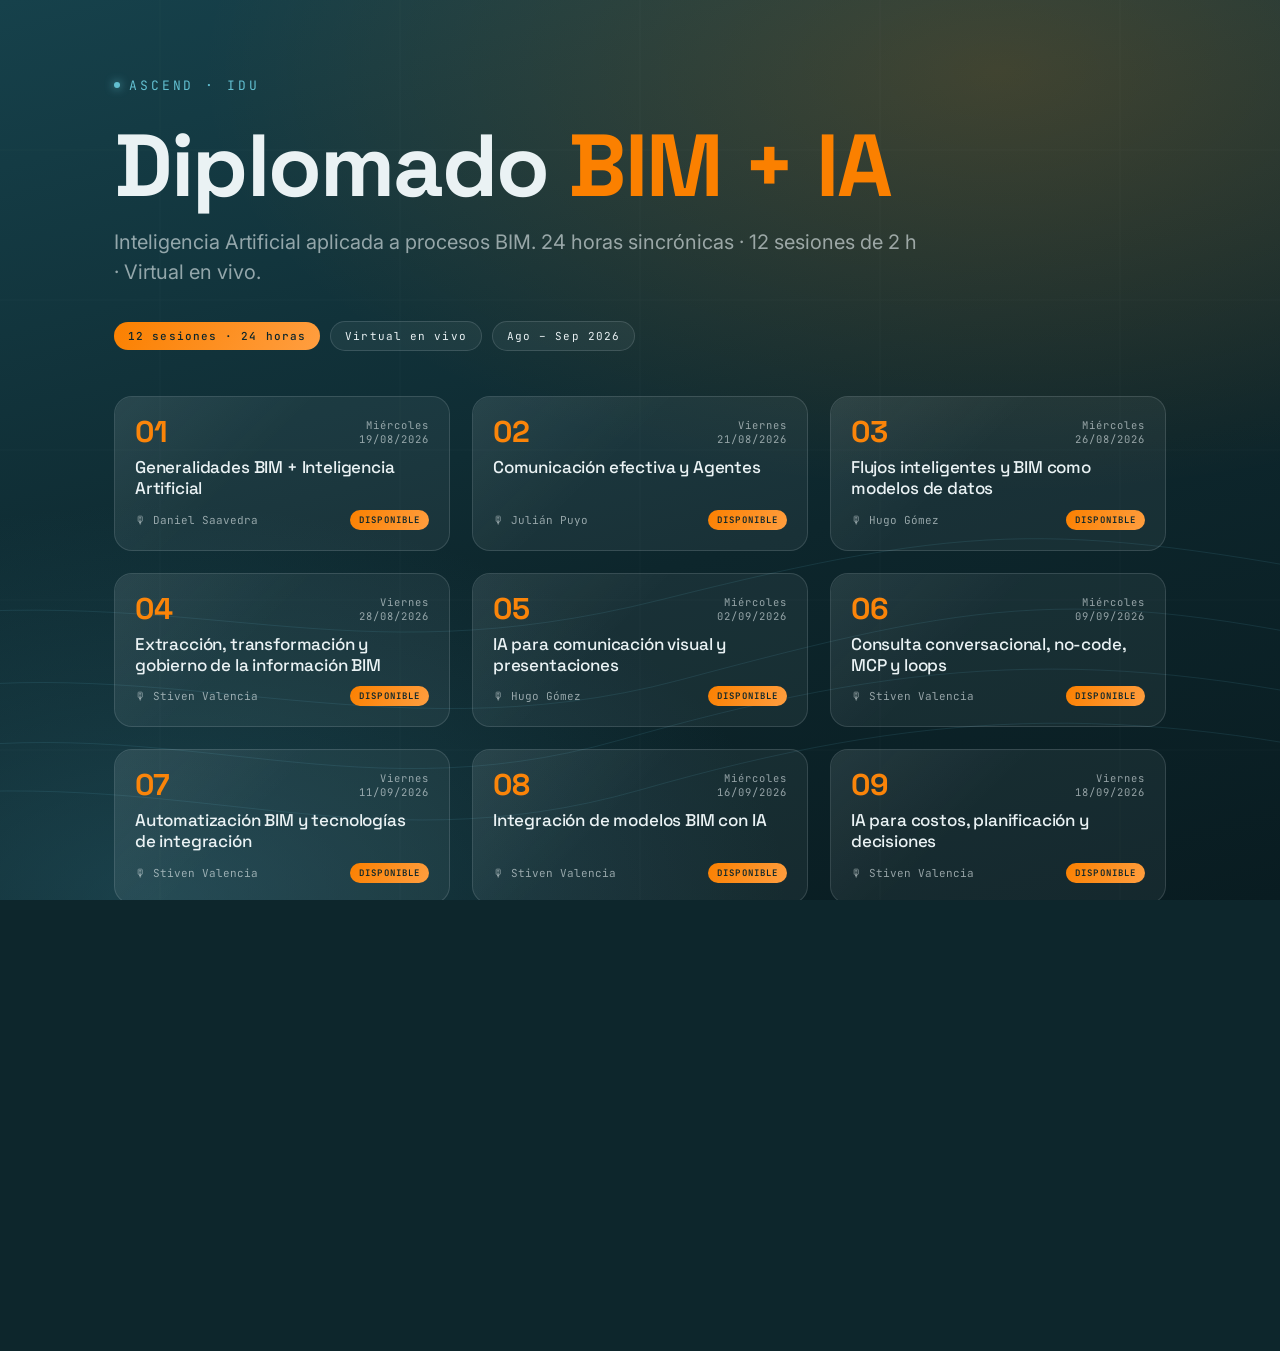
<file: docs/index.html>
<!DOCTYPE html>
<html lang="es">

<head>
  <meta charset="UTF-8">
  <meta name="viewport" content="width=device-width, initial-scale=1.0">
  <title>Diplomado BIM + IA — Ascend · IDU</title>
  <meta name="description" content="Índice de sesiones del curso BIM + Inteligencia Artificial. Ascend para el IDU.">
  <link rel="preconnect" href="https://fonts.googleapis.com">
  <link rel="preconnect" href="https://fonts.gstatic.com" crossorigin>
  <link
    href="https://fonts.googleapis.com/css2?family=Space+Grotesk:wght@400;500;700&family=Inter:wght@400;500;600;700&family=JetBrains+Mono:wght@400;500;700&display=swap"
    rel="stylesheet">
  <link rel="stylesheet" href="assets/deck.css">
  <style>
    /* El hub tiene scroll vertical propio (a diferencia de un deck) */
    html, body { overflow: auto }
    .hub { position: relative; z-index: 1; max-width: 1180px; margin: 0 auto; padding: clamp(40px, 8vh, 96px) clamp(24px, 6vw, 64px) 96px }
    .hub-head { margin-bottom: clamp(28px, 5vh, 56px) }
    .hub-eyebrow { font-family: var(--font-mono); font-size: clamp(11px, 1.1vw, 13px); letter-spacing: .22em; text-transform: uppercase; color: var(--accent-3); display: inline-flex; align-items: center; gap: .7em }
    .hub-eyebrow .dot { width: 6px; height: 6px; border-radius: 50%; background: var(--accent-3); box-shadow: 0 0 10px var(--accent-3) }
    .hub h1 { font-family: var(--font-display); font-weight: 700; line-height: 1.03; letter-spacing: -.02em; font-size: clamp(38px, 7vw, 88px); margin: clamp(14px, 3vh, 28px) 0 0 }
    .hub .lede { font-size: clamp(15px, 1.6vw, 20px); color: var(--text-dim); max-width: 62ch; margin-top: 16px; line-height: 1.5 }
    .hub .meta-pills { margin-top: 22px }
    .grid { display: grid; grid-template-columns: repeat(auto-fill, minmax(300px, 1fr)); gap: clamp(14px, 2vw, 22px) }
    a.session {
      display: flex; flex-direction: column; gap: 10px; text-decoration: none; color: inherit;
      background: var(--glass); border: 1px solid var(--glass-line); border-radius: 18px;
      padding: 20px; position: relative; overflow: hidden;
      transition: border-color .2s, transform .2s, background .2s;
    }
    a.session::before { content: ""; position: absolute; inset: 0; border-radius: 18px; background: linear-gradient(135deg, rgba(234, 242, 244, .06), transparent 42%); pointer-events: none }
    a.session:hover { transform: translateY(-3px); border-color: var(--accent-1); background: var(--glass-strong) }
    a.session:focus-visible { outline: 2px solid var(--accent-3); outline-offset: 3px }
    .session.locked { opacity: .55; cursor: not-allowed }
    .session.locked .num { color: var(--text-dim) }
    .session .row { display: flex; align-items: center; justify-content: space-between; gap: 10px }
    .session .num { font-family: var(--font-display); font-size: 30px; font-weight: 700; color: var(--accent-1); line-height: 1 }
    .session .date { font-family: var(--font-mono); font-size: 10.5px; letter-spacing: .1em; color: var(--text-dim); text-align: right }
    .session h3 { font-family: var(--font-display); font-weight: 500; font-size: 17px; line-height: 1.25; letter-spacing: -.01em; min-height: 2.5em }
    .session .foot { display: flex; align-items: center; justify-content: space-between; gap: 8px; margin-top: auto }
    .session .teacher { font-family: var(--font-mono); font-size: 11px; color: var(--text-dim) }
    .badge { font-family: var(--font-mono); font-size: 9px; letter-spacing: .12em; text-transform: uppercase; padding: 4px 9px; border-radius: 999px; border: 1px solid var(--glass-line) }
    .badge.listo { color: var(--bg-deep); background: linear-gradient(120deg, var(--accent-1), var(--accent-2)); border: none; font-weight: 600 }
    .badge.stub { color: var(--text-dim) }
    .hub-foot { margin-top: 48px; font-family: var(--font-mono); font-size: 11px; color: var(--text-faint); letter-spacing: .08em; display: flex; gap: 8px; align-items: center; flex-wrap: wrap }
    .hub-foot b { color: var(--text-dim) }
    /* Acceso al material de apoyo (fichas, talleres, expediente del caso) */
    a.resource-link {
      display: flex; align-items: center; gap: 18px; margin-top: clamp(16px, 2.5vw, 24px);
      text-decoration: none; color: inherit; background: var(--glass); border: 1px solid var(--glass-line);
      border-radius: 18px; padding: 20px 24px; transition: border-color .2s, transform .2s, background .2s;
    }
    a.resource-link:hover { transform: translateY(-3px); border-color: var(--accent-3); background: var(--glass-strong) }
    a.resource-link:focus-visible { outline: 2px solid var(--accent-3); outline-offset: 3px }
    .resource-link .rl-icon { font-size: 26px; line-height: 1; flex: none }
    .resource-link .rl-text { display: flex; flex-direction: column; gap: 5px; min-width: 0 }
    .resource-link .rl-text b { font-family: var(--font-display); font-weight: 500; font-size: 17px; letter-spacing: -.01em }
    .resource-link .rl-text span { font-size: 13.5px; color: var(--text-dim); line-height: 1.45 }
    .resource-link .rl-go { margin-left: auto; flex: none; font-size: 20px; color: var(--accent-3) }
  </style>
</head>

<body>
  <div class="backdrop">
    <div class="glow"></div>
    <svg preserveAspectRatio="xMidYMid slice" viewBox="0 0 1440 900">
      <g class="grid-line" opacity=".5">
        <line x1="0" y1="150" x2="1440" y2="150" /><line x1="0" y1="300" x2="1440" y2="300" />
        <line x1="0" y1="450" x2="1440" y2="450" /><line x1="0" y1="600" x2="1440" y2="600" />
        <line x1="0" y1="750" x2="1440" y2="750" /><line x1="240" y1="0" x2="240" y2="900" />
        <line x1="480" y1="0" x2="480" y2="900" /><line x1="720" y1="0" x2="720" y2="900" />
        <line x1="960" y1="0" x2="960" y2="900" /><line x1="1200" y1="0" x2="1200" y2="900" />
      </g>
      <g class="contours">
        <path d="M-50 760 C 240 700, 420 820, 700 740 S 1180 640, 1500 720" />
        <path d="M-50 800 C 260 760, 440 870, 720 790 S 1200 700, 1500 770" />
        <path d="M-50 700 C 220 640, 460 760, 760 680 S 1160 580, 1500 660" />
        <path d="M-50 620 C 280 580, 420 680, 740 600 S 1140 520, 1500 590" />
      </g>
    </svg>
  </div>

  <main class="hub">
    <header class="hub-head">
      <span class="hub-eyebrow"><span class="dot"></span> Ascend · IDU</span>
      <h1>Diplomado <span class="accent">BIM + IA</span></h1>
      <p class="lede" id="descripcion">Inteligencia Artificial aplicada a procesos BIM: datos, agentes, automatización y decisiones.</p>
      <div class="meta-pills">
        <span class="pill solid">12 sesiones · 24 horas</span>
        <span class="pill">Virtual en vivo</span>
        <span class="pill">Ago – Sep 2026</span>
      </div>
    </header>

    <section class="grid" id="grid" aria-label="Sesiones del curso"></section>

    <a class="resource-link" href="doc.html" aria-label="Recursos del curso">
      <span class="rl-icon" aria-hidden="true">📎</span>
      <span class="rl-text">
        <b>Recursos del curso</b>
        <span>Fichas de bolsillo, hojas de taller y el expediente del caso. Cada recurso se habilita junto con su sesión.</span>
      </span>
      <span class="rl-go" aria-hidden="true">→</span>
    </a>

    <footer class="hub-foot">
      <b>Diplomado BIM + IA</b> · Material de sesiones · Ascend para el IDU — 2026
    </footer>
  </main>

  <script>
    (function () {
      var grid = document.getElementById('grid');
      fetch('sessions/manifest.json', { cache: 'no-cache' })
        .then(function (r) { return r.json(); })
        .then(function (data) {
          if (data.descripcion) document.getElementById('descripcion').textContent =
            'Inteligencia Artificial aplicada a procesos BIM. ' + data.descripcion + '.';
          grid.innerHTML = data.sesiones.map(card).join('');
        })
        .catch(function () {
          grid.innerHTML = '<p class="lede">No se pudo leer <code>sessions/manifest.json</code>. Serví la carpeta con <code>npx serve</code>.</p>';
        });

      function card(s) {
        var listo = s.estado === 'listo';
        var badge = listo
          ? '<span class="badge listo">Disponible</span>'
          : '<span class="badge stub">🔒 Próximamente</span>';
        var inner =
          '<div class="row"><span class="num">' + String(s.num).padStart(2, '0') + '</span>' +
          '<span class="date">' + esc(s.dia) + '<br>' + esc(s.fecha) + '</span></div>' +
          '<h3>' + esc(s.titulo) + '</h3>' +
          '<div class="foot"><span class="teacher">🎙 ' + esc(s.docente) + '</span>' + badge + '</div>';
        // Solo las sesiones "listo" son navegables; el resto se muestran bloqueadas.
        return listo
          ? '<a class="session" href="deck.html#s=' + s.slug + '">' + inner + '</a>'
          : '<div class="session locked" aria-disabled="true" title="Sesión aún no disponible">' + inner + '</div>';
      }
      function esc(s) { return String(s == null ? '' : s).replace(/&/g, '&amp;').replace(/</g, '&lt;').replace(/>/g, '&gt;'); }
    })();
  </script>
</body>

</html>
</file>
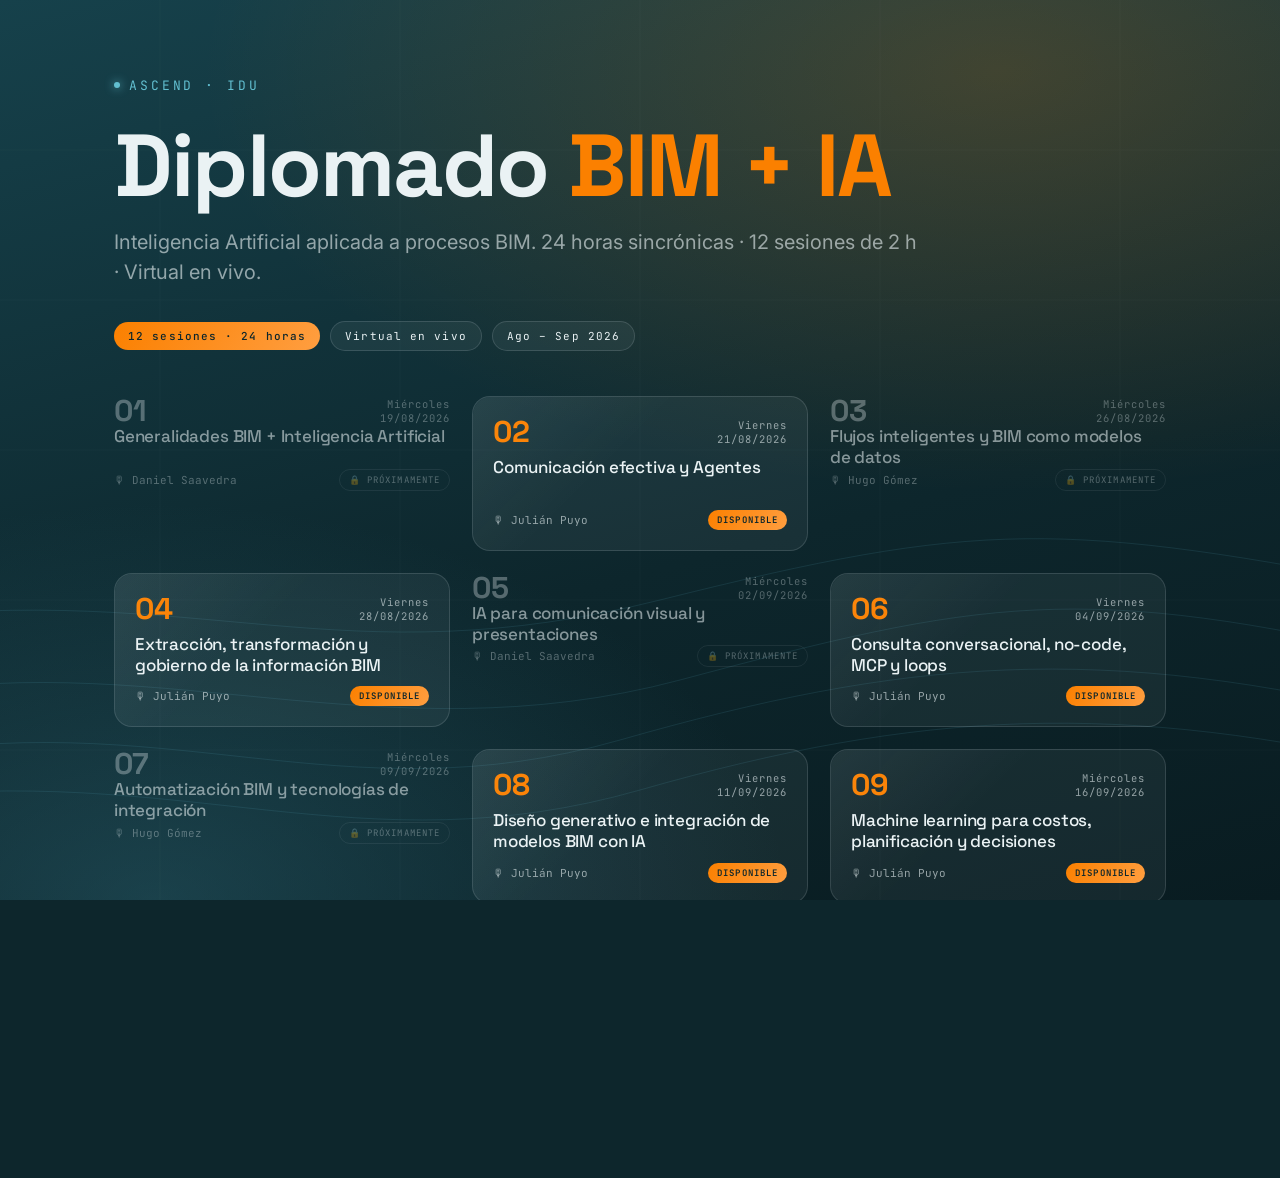
<file: site/index.html>
<!DOCTYPE html>
<html lang="es">

<head>
  <meta charset="UTF-8">
  <meta name="viewport" content="width=device-width, initial-scale=1.0">
  <title>Diplomado BIM + IA — Ascend · IDU</title>
  <meta name="description" content="Índice de sesiones del curso BIM + Inteligencia Artificial. Ascend para el IDU.">
  <link rel="preconnect" href="https://fonts.googleapis.com">
  <link rel="preconnect" href="https://fonts.gstatic.com" crossorigin>
  <link
    href="https://fonts.googleapis.com/css2?family=Space+Grotesk:wght@400;500;700&family=Inter:wght@400;500;600;700&family=JetBrains+Mono:wght@400;500;700&display=swap"
    rel="stylesheet">
  <link rel="stylesheet" href="assets/deck.css">
  <style>
    /* El hub tiene scroll vertical propio (a diferencia de un deck) */
    html, body { overflow: auto }
    .hub { position: relative; z-index: 1; max-width: 1180px; margin: 0 auto; padding: clamp(40px, 8vh, 96px) clamp(24px, 6vw, 64px) 96px }
    .hub-head { margin-bottom: clamp(28px, 5vh, 56px) }
    .hub-eyebrow { font-family: var(--font-mono); font-size: clamp(11px, 1.1vw, 13px); letter-spacing: .22em; text-transform: uppercase; color: var(--accent-3); display: inline-flex; align-items: center; gap: .7em }
    .hub-eyebrow .dot { width: 6px; height: 6px; border-radius: 50%; background: var(--accent-3); box-shadow: 0 0 10px var(--accent-3) }
    .hub h1 { font-family: var(--font-display); font-weight: 700; line-height: 1.03; letter-spacing: -.02em; font-size: clamp(38px, 7vw, 88px); margin: clamp(14px, 3vh, 28px) 0 0 }
    .hub .lede { font-size: clamp(15px, 1.6vw, 20px); color: var(--text-dim); max-width: 62ch; margin-top: 16px; line-height: 1.5 }
    .hub .meta-pills { margin-top: 22px }
    .grid { display: grid; grid-template-columns: repeat(auto-fill, minmax(300px, 1fr)); gap: clamp(14px, 2vw, 22px) }
    a.session {
      display: flex; flex-direction: column; gap: 10px; text-decoration: none; color: inherit;
      background: var(--glass); border: 1px solid var(--glass-line); border-radius: 18px;
      padding: 20px; position: relative; overflow: hidden;
      transition: border-color .2s, transform .2s, background .2s;
    }
    a.session::before { content: ""; position: absolute; inset: 0; border-radius: 18px; background: linear-gradient(135deg, rgba(234, 242, 244, .06), transparent 42%); pointer-events: none }
    a.session:hover { transform: translateY(-3px); border-color: var(--accent-1); background: var(--glass-strong) }
    a.session:focus-visible { outline: 2px solid var(--accent-3); outline-offset: 3px }
    .session.locked { opacity: .55; cursor: not-allowed }
    .session.locked .num { color: var(--text-dim) }
    .session .row { display: flex; align-items: center; justify-content: space-between; gap: 10px }
    .session .num { font-family: var(--font-display); font-size: 30px; font-weight: 700; color: var(--accent-1); line-height: 1 }
    .session .date { font-family: var(--font-mono); font-size: 10.5px; letter-spacing: .1em; color: var(--text-dim); text-align: right }
    .session h3 { font-family: var(--font-display); font-weight: 500; font-size: 17px; line-height: 1.25; letter-spacing: -.01em; min-height: 2.5em }
    .session .foot { display: flex; align-items: center; justify-content: space-between; gap: 8px; margin-top: auto }
    .session .teacher { font-family: var(--font-mono); font-size: 11px; color: var(--text-dim) }
    .badge { font-family: var(--font-mono); font-size: 9px; letter-spacing: .12em; text-transform: uppercase; padding: 4px 9px; border-radius: 999px; border: 1px solid var(--glass-line) }
    .badge.listo { color: var(--bg-deep); background: linear-gradient(120deg, var(--accent-1), var(--accent-2)); border: none; font-weight: 600 }
    .badge.stub { color: var(--text-dim) }
    .hub-foot { margin-top: 48px; font-family: var(--font-mono); font-size: 11px; color: var(--text-faint); letter-spacing: .08em; display: flex; gap: 8px; align-items: center; flex-wrap: wrap }
    .hub-foot b { color: var(--text-dim) }
  </style>
</head>

<body>
  <div class="backdrop">
    <div class="glow"></div>
    <svg preserveAspectRatio="xMidYMid slice" viewBox="0 0 1440 900">
      <g class="grid-line" opacity=".5">
        <line x1="0" y1="150" x2="1440" y2="150" /><line x1="0" y1="300" x2="1440" y2="300" />
        <line x1="0" y1="450" x2="1440" y2="450" /><line x1="0" y1="600" x2="1440" y2="600" />
        <line x1="0" y1="750" x2="1440" y2="750" /><line x1="240" y1="0" x2="240" y2="900" />
        <line x1="480" y1="0" x2="480" y2="900" /><line x1="720" y1="0" x2="720" y2="900" />
        <line x1="960" y1="0" x2="960" y2="900" /><line x1="1200" y1="0" x2="1200" y2="900" />
      </g>
      <g class="contours">
        <path d="M-50 760 C 240 700, 420 820, 700 740 S 1180 640, 1500 720" />
        <path d="M-50 800 C 260 760, 440 870, 720 790 S 1200 700, 1500 770" />
        <path d="M-50 700 C 220 640, 460 760, 760 680 S 1160 580, 1500 660" />
        <path d="M-50 620 C 280 580, 420 680, 740 600 S 1140 520, 1500 590" />
      </g>
    </svg>
  </div>

  <main class="hub">
    <header class="hub-head">
      <span class="hub-eyebrow"><span class="dot"></span> Ascend · IDU</span>
      <h1>Diplomado <span class="accent">BIM + IA</span></h1>
      <p class="lede" id="descripcion">Inteligencia Artificial aplicada a procesos BIM: datos, agentes, automatización y decisiones.</p>
      <div class="meta-pills">
        <span class="pill solid">12 sesiones · 24 horas</span>
        <span class="pill">Virtual en vivo</span>
        <span class="pill">Ago – Sep 2026</span>
      </div>
    </header>

    <section class="grid" id="grid" aria-label="Sesiones del curso"></section>

    <footer class="hub-foot">
      <b>Diplomado BIM + IA</b> · Material de sesiones · Ascend para el IDU — 2026
    </footer>
  </main>

  <script>
    (function () {
      var grid = document.getElementById('grid');
      fetch('sessions/manifest.json', { cache: 'no-cache' })
        .then(function (r) { return r.json(); })
        .then(function (data) {
          if (data.descripcion) document.getElementById('descripcion').textContent =
            'Inteligencia Artificial aplicada a procesos BIM. ' + data.descripcion + '.';
          grid.innerHTML = data.sesiones.map(card).join('');
        })
        .catch(function () {
          grid.innerHTML = '<p class="lede">No se pudo leer <code>sessions/manifest.json</code>. Serví la carpeta con <code>npx serve</code>.</p>';
        });

      function card(s) {
        var listo = s.estado === 'listo';
        var badge = listo
          ? '<span class="badge listo">Disponible</span>'
          : '<span class="badge stub">🔒 Próximamente</span>';
        var inner =
          '<div class="row"><span class="num">' + String(s.num).padStart(2, '0') + '</span>' +
          '<span class="date">' + esc(s.dia) + '<br>' + esc(s.fecha) + '</span></div>' +
          '<h3>' + esc(s.titulo) + '</h3>' +
          '<div class="foot"><span class="teacher">🎙 ' + esc(s.docente) + '</span>' + badge + '</div>';
        // Solo las sesiones "listo" son navegables; el resto se muestran bloqueadas.
        return listo
          ? '<a class="session" href="deck.html#s=' + s.slug + '">' + inner + '</a>'
          : '<div class="session locked" aria-disabled="true" title="Sesión aún no disponible">' + inner + '</div>';
      }
      function esc(s) { return String(s == null ? '' : s).replace(/&/g, '&amp;').replace(/</g, '&lt;').replace(/>/g, '&gt;'); }
    })();
  </script>
</body>

</html>
</file>
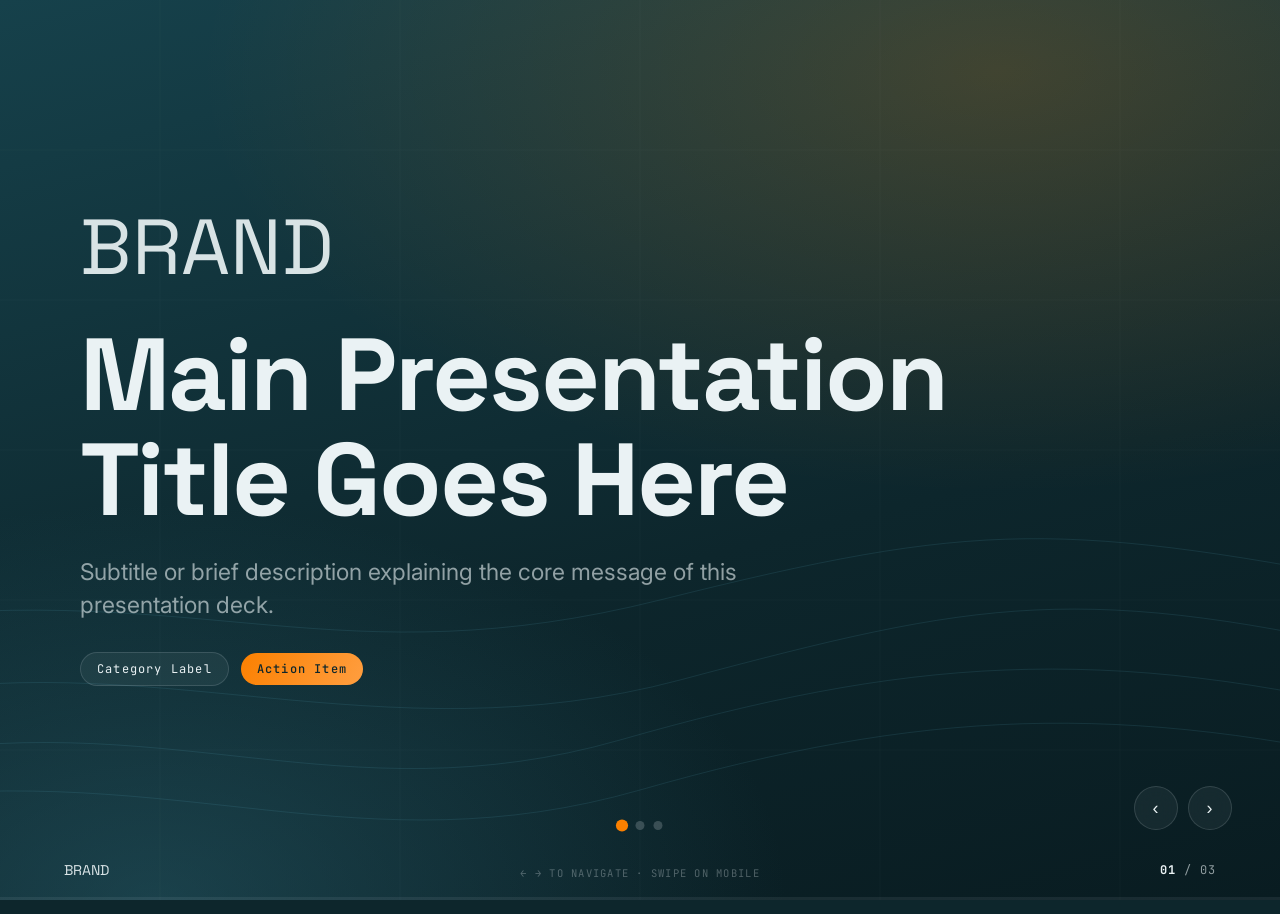
<file: template.html>
<!DOCTYPE html>
<html lang="es">
<head>
<meta charset="UTF-8">
<meta name="viewport" content="width=device-width, initial-scale=1.0">
<title>Presentation Template</title>
<link rel="preconnect" href="https://fonts.googleapis.com">
<link rel="preconnect" href="https://fonts.gstatic.com" crossorigin>
<link href="https://fonts.googleapis.com/css2?family=Space+Grotesk:wght@400;500;700&family=Inter:wght@400;500;600;700&family=JetBrains+Mono:wght@400;500;700&display=swap" rel="stylesheet">
<style>
/* 
  ========================================
  DESIGN TOKENS (COLORS & TYPOGRAPHY)
  ========================================
*/
:root {
  /* Background / Dark themes */
  --bg-deep: #0D262C;
  --bg-mid: #16414B;
  
  /* Brand accents */
  --accent-1: #FB8000; /* Primary Accent (e.g. Orange) */
  --accent-2: #FF9E40; /* Secondary Accent (e.g. Amber) */
  --accent-3: #62BFD0; /* Tertiary/Highlight (e.g. Cyan) */
  
  /* Text / Neutral */
  --text-primary: #EAF2F4;
  --text-dim: rgba(234, 242, 244, 0.60);
  --text-faint: rgba(234, 242, 244, 0.30);
  
  /* Glassmorphism borders & backgrounds */
  --glass: rgba(234, 242, 244, 0.055);
  --glass-strong: rgba(234, 242, 244, 0.085);
  --glass-line: rgba(234, 242, 244, 0.14);
  
  /* Fonts */
  --font-display: 'Space Grotesk', sans-serif;
  --font-body: 'Inter', sans-serif;
  --font-mono: 'JetBrains Mono', monospace;
}

*{margin:0;padding:0;box-sizing:border-box}
html,body{height:100%;width:100%;overflow:hidden;background:var(--bg-deep)}
body{
  font-family:var(--font-body);
  color:var(--text-primary);
  -webkit-font-smoothing:antialiased;
  position:relative;
}

/* ---------- Backdrop ---------- */
.backdrop{position:fixed;inset:0;z-index:0;overflow:hidden}
.backdrop .glow{
  position:absolute;inset:0;
  background:
    radial-gradient(120% 90% at 78% 8%, rgba(251,128,0,.20), transparent 52%),
    radial-gradient(90% 80% at 12% 100%, rgba(47,108,124,.42), transparent 55%),
    linear-gradient(165deg, var(--bg-mid) 0%, var(--bg-deep) 60%, #091C21 100%);
}
.backdrop svg{position:absolute;inset:0;width:100%;height:100%}
.contours{stroke:rgba(98,191,208,.12);fill:none;stroke-width:1}
.grid-line{stroke:rgba(234,242,244,.045);stroke-width:1}

/* ---------- Deck & Slides ---------- */
.deck{position:relative;z-index:1;height:100%;width:100%}
.slide{
  position:absolute;inset:0;
  display:flex;flex-direction:column;justify-content:center;
  padding:clamp(28px,6vw,96px);
  padding-bottom:clamp(64px,9vh,110px);
  opacity:0;visibility:hidden;
  transform:translateY(14px);
  transition:opacity .5s ease, transform .6s cubic-bezier(.2,.7,.2,1), visibility .5s;
  pointer-events:none;
}
.slide.active{opacity:1;visibility:visible;transform:none;pointer-events:auto}
.wrap{width:100%;max-width:1120px;margin:0 auto}

/* Stagger Animations */
.slide .stagger{opacity:0;transform:translateY(16px);transition:opacity .55s ease, transform .65s cubic-bezier(.2,.7,.2,1)}
.slide.active .stagger{opacity:1;transform:none}
.slide.active .stagger:nth-child(1){transition-delay:.10s}
.slide.active .stagger:nth-child(2){transition-delay:.18s}
.slide.active .stagger:nth-child(3){transition-delay:.26s}
.slide.active .stagger:nth-child(4){transition-delay:.34s}
.slide.active .stagger:nth-child(5){transition-delay:.42s}
.slide.active .stagger:nth-child(6){transition-delay:.50s}

/* ---------- Typography ---------- */
.eyebrow{
  font-family:var(--font-mono);font-size:clamp(11px,1.1vw,13px);
  letter-spacing:.22em;text-transform:uppercase;color:var(--accent-3);
  display:inline-flex;align-items:center;gap:.7em;margin-bottom:clamp(16px,2.6vh,28px);
}
.eyebrow .dot{width:6px;height:6px;border-radius:50%;background:var(--accent-3);box-shadow:0 0 10px var(--accent-3)}
.eyebrow .idx{color:var(--text-dim)}

h1.title{font-family:var(--font-display);font-weight:700;line-height:1.02;letter-spacing:-.02em;font-size:clamp(40px,8vw,104px);margin:clamp(20px,4vh,40px) 0 0}
h2.title{font-family:var(--font-display);font-weight:700;line-height:1.04;letter-spacing:-.02em;font-size:clamp(28px,5vw,60px)}

.lede{font-size:clamp(15px,1.65vw,20px);line-height:1.5;color:var(--text-dim);max-width:64ch;margin-top:clamp(14px,2.2vh,24px)}
.lede strong{color:var(--text-primary);font-weight:600}

.accent{color:var(--accent-1)}
.accent-c{color:var(--accent-3)}

/* ---------- Layouts & Components ---------- */
.split{display:grid;grid-template-columns:1.02fr .98fr;gap:clamp(16px,2.4vw,32px);margin-top:clamp(16px,2.6vh,28px);align-items:start}

.card{
  background:var(--glass);
  border:1px solid var(--glass-line);
  border-radius:18px;
  backdrop-filter:blur(14px);-webkit-backdrop-filter:blur(14px);
  padding:clamp(18px,2.4vw,28px);
  position:relative;overflow:hidden;
}
.card::before{content:"";position:absolute;inset:0;border-radius:18px;background:linear-gradient(135deg,rgba(234,242,244,.06),transparent 42%);pointer-events:none}
.card .ctag{font-family:var(--font-mono);font-size:11px;letter-spacing:.16em;text-transform:uppercase;color:var(--accent-3);display:block;margin-bottom:14px}
.card h3{font-family:var(--font-display);font-weight:500;font-size:clamp(16px,1.6vw,20px);margin-bottom:10px;letter-spacing:-.01em}
.card p{font-size:clamp(13px,1.3vw,15px);line-height:1.55;color:var(--text-dim)}

.chips{display:flex;flex-wrap:wrap;gap:8px;margin-top:clamp(12px,1.6vh,16px)}
.chip{font-family:var(--font-mono);font-size:clamp(11px,1.15vw,12.5px);letter-spacing:.02em;color:var(--text-primary);border:1px solid var(--glass-line);background:var(--glass);border-radius:8px;padding:7px 12px}

/* Cover specific */
.cover .sub{font-size:clamp(16px,1.9vw,23px);color:var(--text-dim);margin-top:clamp(16px,2.6vh,28px);max-width:54ch;line-height:1.45}
.pill{font-family:var(--font-mono);font-size:12px;letter-spacing:.1em;color:var(--text-primary);border:1px solid var(--glass-line);background:var(--glass);border-radius:999px;padding:8px 16px;display:inline-block;margin-right:8px;margin-top:30px}
.pill.solid{background:linear-gradient(120deg,var(--accent-1),var(--accent-2));color:var(--bg-deep);border:none;font-weight:500}

/* ---------- Chrome: Footer + Nav ---------- */
.footer{position:fixed;left:0;right:0;bottom:0;z-index:5;display:flex;align-items:center;justify-content:space-between;
  padding:clamp(14px,2vw,22px) clamp(24px,5vw,64px);pointer-events:none}
.footer .fl{display:flex;align-items:center}
/* Placeholder Logo */
.logo-sm{height:clamp(14px,1.6vw,17px);width:auto;display:block;opacity:.92;fill:var(--text-primary)}
.footer .fc{font-family:var(--font-mono);font-size:12px;color:var(--text-dim);letter-spacing:.08em}
.footer .fc b{color:var(--text-primary)}
.progress{position:fixed;left:0;right:0;bottom:0;height:3px;background:rgba(234,242,244,.07);z-index:6}
.progress i{display:block;height:100%;background:linear-gradient(90deg,var(--accent-1),var(--accent-2));width:0;transition:width .5s cubic-bezier(.3,.7,.2,1)}
.nav{position:fixed;right:clamp(20px,4vw,48px);bottom:clamp(46px,8vh,70px);z-index:7;display:flex;gap:10px;pointer-events:auto}
.nav button{width:44px;height:44px;border-radius:50%;border:1px solid var(--glass-line);background:var(--glass);color:var(--text-primary);
  font-size:18px;cursor:pointer;backdrop-filter:blur(10px);-webkit-backdrop-filter:blur(10px);display:flex;align-items:center;justify-content:center;transition:background .2s,border-color .2s,transform .15s}
.nav button:hover{background:var(--glass-strong);border-color:var(--accent-1)}
.nav button:active{transform:scale(.92)}
.nav button:focus-visible{outline:2px solid var(--accent-3);outline-offset:3px}
.dots{position:fixed;left:50%;transform:translateX(-50%);bottom:clamp(46px,8vh,70px);z-index:7;display:flex;gap:9px;pointer-events:auto}
.dots button{width:9px;height:9px;border-radius:50%;border:none;background:rgba(234,242,244,.2);cursor:pointer;padding:0;transition:background .25s,transform .25s}
.dots button.on{background:var(--accent-1);transform:scale(1.35)}
.dots button:focus-visible{outline:2px solid var(--accent-3);outline-offset:3px}
.hint{position:fixed;left:50%;bottom:clamp(14px,2.2vh,24px);transform:translateX(-50%);z-index:7;font-family:var(--font-mono);font-size:10.5px;letter-spacing:.12em;color:var(--text-faint);text-transform:uppercase;pointer-events:none;transition:opacity .5s}

/* ---------- Responsive ---------- */
@media (max-width:820px){
  .split{grid-template-columns:1fr}
  .dots{display:none}
  .nav{right:50%;transform:translateX(50%)}
}
@media (prefers-reduced-motion:reduce){
  *{transition:none!important;animation:none!important}
}
</style>
</head>
<body>

<!-- BACKDROP (Grid & Topography) -->
<div class="backdrop">
  <div class="glow"></div>
  <svg preserveAspectRatio="xMidYMid slice" viewBox="0 0 1440 900">
    <g class="grid-line" opacity=".5">
      <line x1="0" y1="150" x2="1440" y2="150"/><line x1="0" y1="300" x2="1440" y2="300"/>
      <line x1="0" y1="450" x2="1440" y2="450"/><line x1="0" y1="600" x2="1440" y2="600"/>
      <line x1="0" y1="750" x2="1440" y2="750"/>
      <line x1="240" y1="0" x2="240" y2="900"/><line x1="480" y1="0" x2="480" y2="900"/>
      <line x1="720" y1="0" x2="720" y2="900"/><line x1="960" y1="0" x2="960" y2="900"/>
      <line x1="1200" y1="0" x2="1200" y2="900"/>
    </g>
    <g class="contours">
      <path d="M-50 760 C 240 700, 420 820, 700 740 S 1180 640, 1500 720"/>
      <path d="M-50 800 C 260 760, 440 870, 720 790 S 1200 700, 1500 770"/>
      <path d="M-50 700 C 220 640, 460 760, 760 680 S 1160 580, 1500 660"/>
      <path d="M-50 620 C 280 580, 420 680, 740 600 S 1140 520, 1500 590"/>
    </g>
  </svg>
</div>

<div class="deck" id="deck">

  <!-- SLIDE 1: COVER -->
  <section class="slide cover active">
    <div class="wrap">
      <div class="stagger">
        <!-- Generic Logo Placeholder -->
        <svg class="logo-sm" viewBox="0 0 100 24" style="height:clamp(38px,6.8vw,78px);"><text x="0" y="20" font-family="var(--font-display)" font-size="24" fill="var(--text-primary)">BRAND</text></svg>
      </div>
      <h1 class="title stagger">Main Presentation<br>Title Goes Here</h1>
      <p class="sub stagger">Subtitle or brief description explaining the core message of this presentation deck.</p>
      <div class="stagger">
        <span class="pill">Category Label</span>
        <span class="pill solid">Action Item</span>
      </div>
    </div>
  </section>

  <!-- SLIDE 2: STANDARD CONTENT WITH SPLIT LAYOUT -->
  <section class="slide">
    <div class="wrap">
      <span class="eyebrow stagger"><span class="dot"></span><span class="idx">Section 01 /</span> Descriptive Eyebrow</span>
      <h2 class="title stagger">Slide Heading With <span class="accent-c">Accent Color</span></h2>
      <p class="lede stagger">This is the lead paragraph (lede) which summarizes the key takeaway of the slide in a readable, slightly larger font. Use <strong>bolding</strong> to emphasize important terms.</p>
      
      <div class="split stagger">
        <div>
          <div class="card" style="margin-bottom: 16px;">
            <span class="ctag">Component Label</span>
            <h3>Feature highlight</h3>
            <p>Use cards to containerize distinct ideas or pieces of data. They use a glassmorphism effect.</p>
          </div>
          <div class="chips">
            <span class="chip">Tag 1</span>
            <span class="chip">Tag 2</span>
            <span class="chip">Tag 3</span>
            <span class="chip">Tag 4</span>
          </div>
        </div>
        <div class="card">
          <span class="ctag">Detailed breakdown</span>
          <div style="display:flex;flex-direction:column;gap:12px;">
            <div style="padding:12px;border:1px solid var(--glass-line);border-radius:8px;">
               <h4 style="font-family:var(--font-display);margin-bottom:4px;font-size:16px;">Item One</h4>
               <p style="font-size:13px;color:var(--text-dim)">Description of the first item.</p>
            </div>
            <div style="padding:12px;border:1px solid var(--glass-line);border-radius:8px;">
               <h4 style="font-family:var(--font-display);margin-bottom:4px;font-size:16px;">Item Two</h4>
               <p style="font-size:13px;color:var(--text-dim)">Description of the second item.</p>
            </div>
          </div>
        </div>
      </div>
    </div>
  </section>

  <!-- SLIDE 3: DATA / CONCLUSION -->
  <section class="slide">
    <div class="wrap">
      <span class="eyebrow stagger"><span class="dot"></span> Final Takeaways</span>
      <h2 class="title stagger">Bringing it all together</h2>
      <p class="lede stagger">Use this layout to summarize closing thoughts or display final metrics.</p>
      
      <div class="stagger" style="margin-top: 32px; padding: 24px; border: 1px solid var(--glass-line); border-radius: 16px; background: var(--glass);">
         <h3 style="font-family:var(--font-display); font-size: 24px; margin-bottom: 8px;">Closing Note</h3>
         <p style="color:var(--text-dim); line-height: 1.6;">The structure is fully flexible. You can create multiple sections, duplicate slides, and utilize the built-in animation staggering simply by adding the <code>stagger</code> class to child elements.</p>
      </div>
    </div>
  </section>

</div>

<!-- CHROME (Footer & Navigation) -->
<div class="footer">
  <span class="fl">
    <svg class="logo-sm" viewBox="0 0 100 24"><text x="0" y="20" font-family="var(--font-display)" font-size="20" fill="var(--text-primary)">BRAND</text></svg>
  </span>
  <span class="fc"><b id="cur">01</b> / <span id="tot">00</span></span>
</div>
<div class="nav">
  <button id="prev" aria-label="Anterior">‹</button>
  <button id="next" aria-label="Siguiente">›</button>
</div>
<div class="dots" id="dots"></div>
<div class="progress"><i id="bar"></i></div>
<div class="hint" id="hint">← → to navigate · swipe on mobile</div>

<script>
(function(){
  const slides=[...document.querySelectorAll('.slide')];
  const total=slides.length;
  let i=0;
  const cur=document.getElementById('cur');
  const tot=document.getElementById('tot');
  const bar=document.getElementById('bar');
  const dotsWrap=document.getElementById('dots');
  const hint=document.getElementById('hint');
  tot.textContent=String(total).padStart(2,'0');

  slides.forEach((_,idx)=>{
    const b=document.createElement('button');
    b.setAttribute('aria-label','Go to slide '+(idx+1));
    b.addEventListener('click',()=>go(idx));
    dotsWrap.appendChild(b);
  });
  const dots=[...dotsWrap.children];

  function go(n){
    n=Math.max(0,Math.min(total-1,n));
    if(n===i && slides[i].classList.contains('active')) return;
    slides[i].classList.remove('active');
    i=n;
    const s=slides[i]; void s.offsetWidth;
    s.classList.add('active');
    cur.textContent=String(i+1).padStart(2,'0');
    bar.style.width=((i)/(total-1)*100)+'%';
    dots.forEach((d,k)=>d.classList.toggle('on',k===i));
    if(i>0 && hint){hint.style.opacity='0';}
  }

  document.getElementById('next').addEventListener('click',()=>go(i+1));
  document.getElementById('prev').addEventListener('click',()=>go(i-1));
  window.addEventListener('keydown',e=>{
    if(e.key==='ArrowRight'||e.key===' '||e.key==='PageDown'){e.preventDefault();go(i+1);}
    else if(e.key==='ArrowLeft'||e.key==='PageUp'){e.preventDefault();go(i-1);}
    else if(e.key==='Home'){go(0);}
    else if(e.key==='End'){go(total-1);}
  });

  let x0=null,y0=null;
  const deck=document.getElementById('deck');
  deck.addEventListener('touchstart',e=>{x0=e.touches[0].clientX;y0=e.touches[0].clientY;},{passive:true});
  deck.addEventListener('touchend',e=>{
    if(x0===null)return;
    const dx=e.changedTouches[0].clientX-x0;
    const dy=e.changedTouches[0].clientY-y0;
    if(Math.abs(dx)>50 && Math.abs(dx)>Math.abs(dy)){ go(dx<0?i+1:i-1); }
    x0=y0=null;
  },{passive:true});

  dots[0].classList.add('on');
  bar.style.width='0%';
})();
</script>
</body>
</html>
</file>
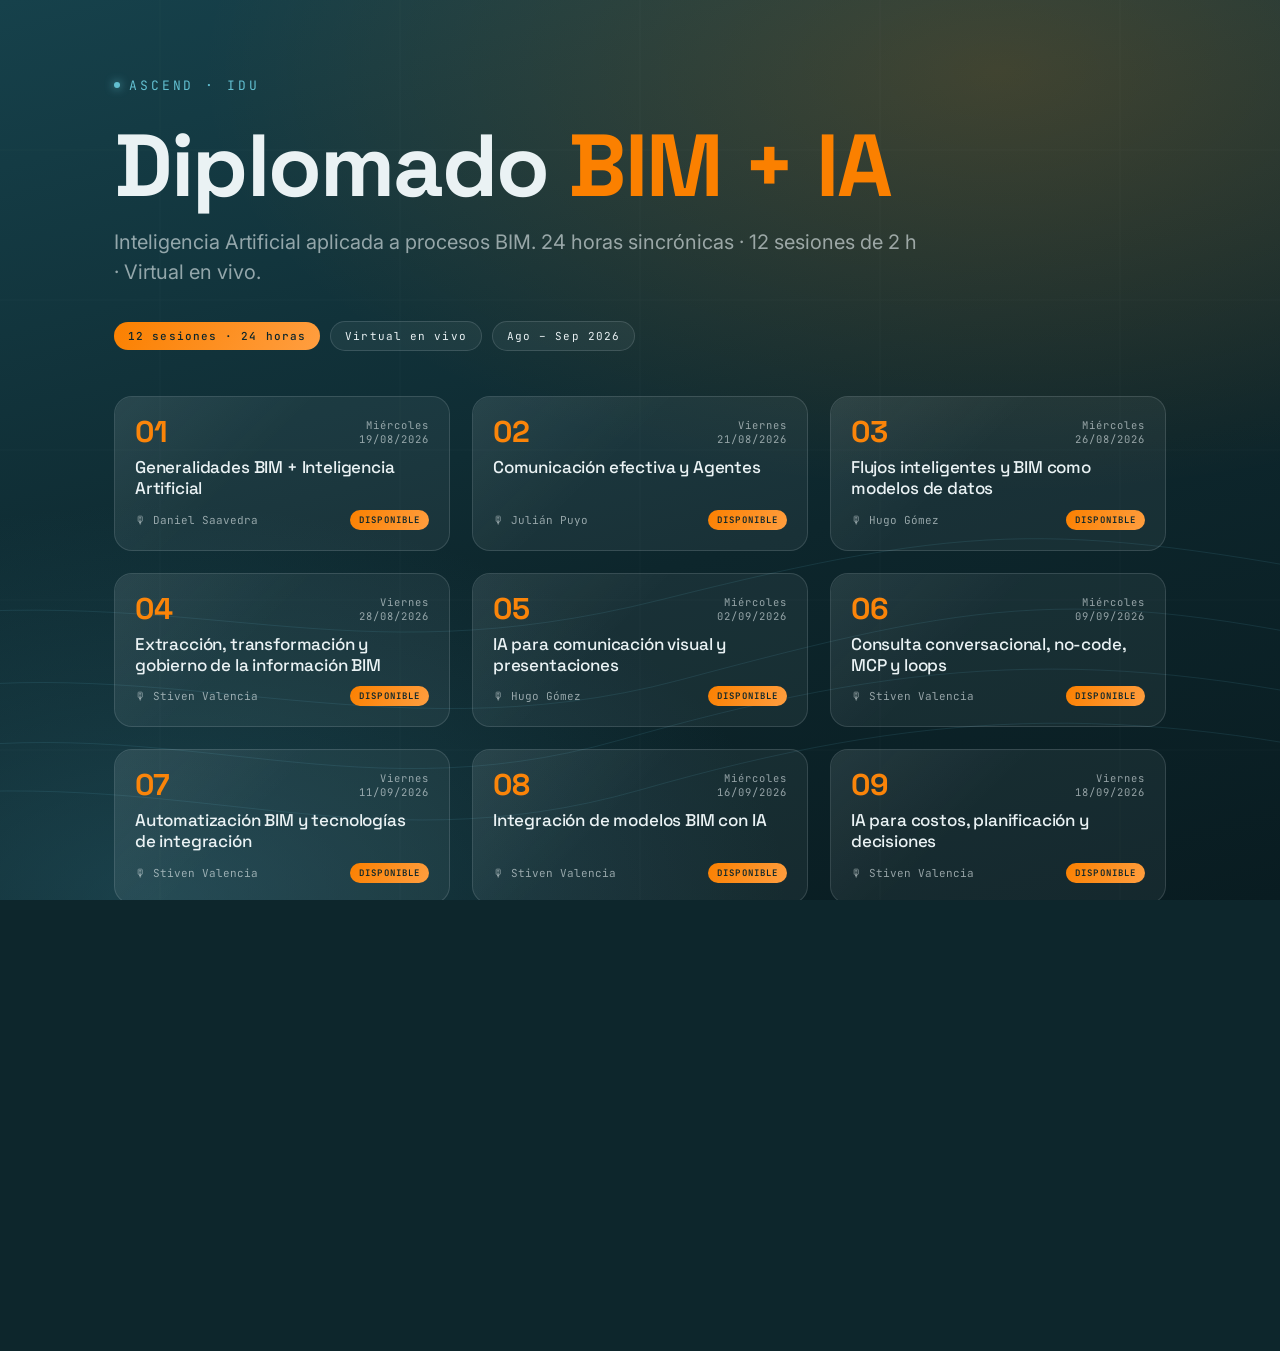
<file: docs/deck.html>
<!DOCTYPE html>
<html lang="es">

<head>
  <meta charset="UTF-8">
  <meta name="viewport" content="width=device-width, initial-scale=1.0">
  <title>Sesión — Diplomado BIM + IA</title>
  <meta name="description" content="Presentación del Diplomado BIM + IA — Ascend / IDU.">
  <link rel="preconnect" href="https://fonts.googleapis.com">
  <link rel="preconnect" href="https://fonts.gstatic.com" crossorigin>
  <link
    href="https://fonts.googleapis.com/css2?family=Space+Grotesk:wght@400;500;700&family=Inter:wght@400;500;600;700&family=JetBrains+Mono:wght@400;500;700&display=swap"
    rel="stylesheet">
  <link rel="stylesheet" href="assets/deck.css">
</head>

<body>
  <!-- Fondo: grilla + curvas de nivel (idéntico al patrón de referencia) -->
  <div class="backdrop">
    <div class="glow"></div>
    <svg preserveAspectRatio="xMidYMid slice" viewBox="0 0 1440 900">
      <g class="grid-line" opacity=".5">
        <line x1="0" y1="150" x2="1440" y2="150" />
        <line x1="0" y1="300" x2="1440" y2="300" />
        <line x1="0" y1="450" x2="1440" y2="450" />
        <line x1="0" y1="600" x2="1440" y2="600" />
        <line x1="0" y1="750" x2="1440" y2="750" />
        <line x1="240" y1="0" x2="240" y2="900" />
        <line x1="480" y1="0" x2="480" y2="900" />
        <line x1="720" y1="0" x2="720" y2="900" />
        <line x1="960" y1="0" x2="960" y2="900" />
        <line x1="1200" y1="0" x2="1200" y2="900" />
      </g>
      <g class="contours">
        <path d="M-50 760 C 240 700, 420 820, 700 740 S 1180 640, 1500 720" />
        <path d="M-50 800 C 260 760, 440 870, 720 790 S 1200 700, 1500 770" />
        <path d="M-50 700 C 220 640, 460 760, 760 680 S 1160 580, 1500 660" />
        <path d="M-50 620 C 280 580, 420 680, 740 600 S 1140 520, 1500 590" />
      </g>
    </svg>
  </div>

  <!-- El motor inyecta las diapositivas y el chrome aquí -->
  <div class="deck" id="deck"></div>

  <script src="assets/marked.min.js"></script>
  <script src="assets/deck.js"></script>
</body>

</html>
</file>
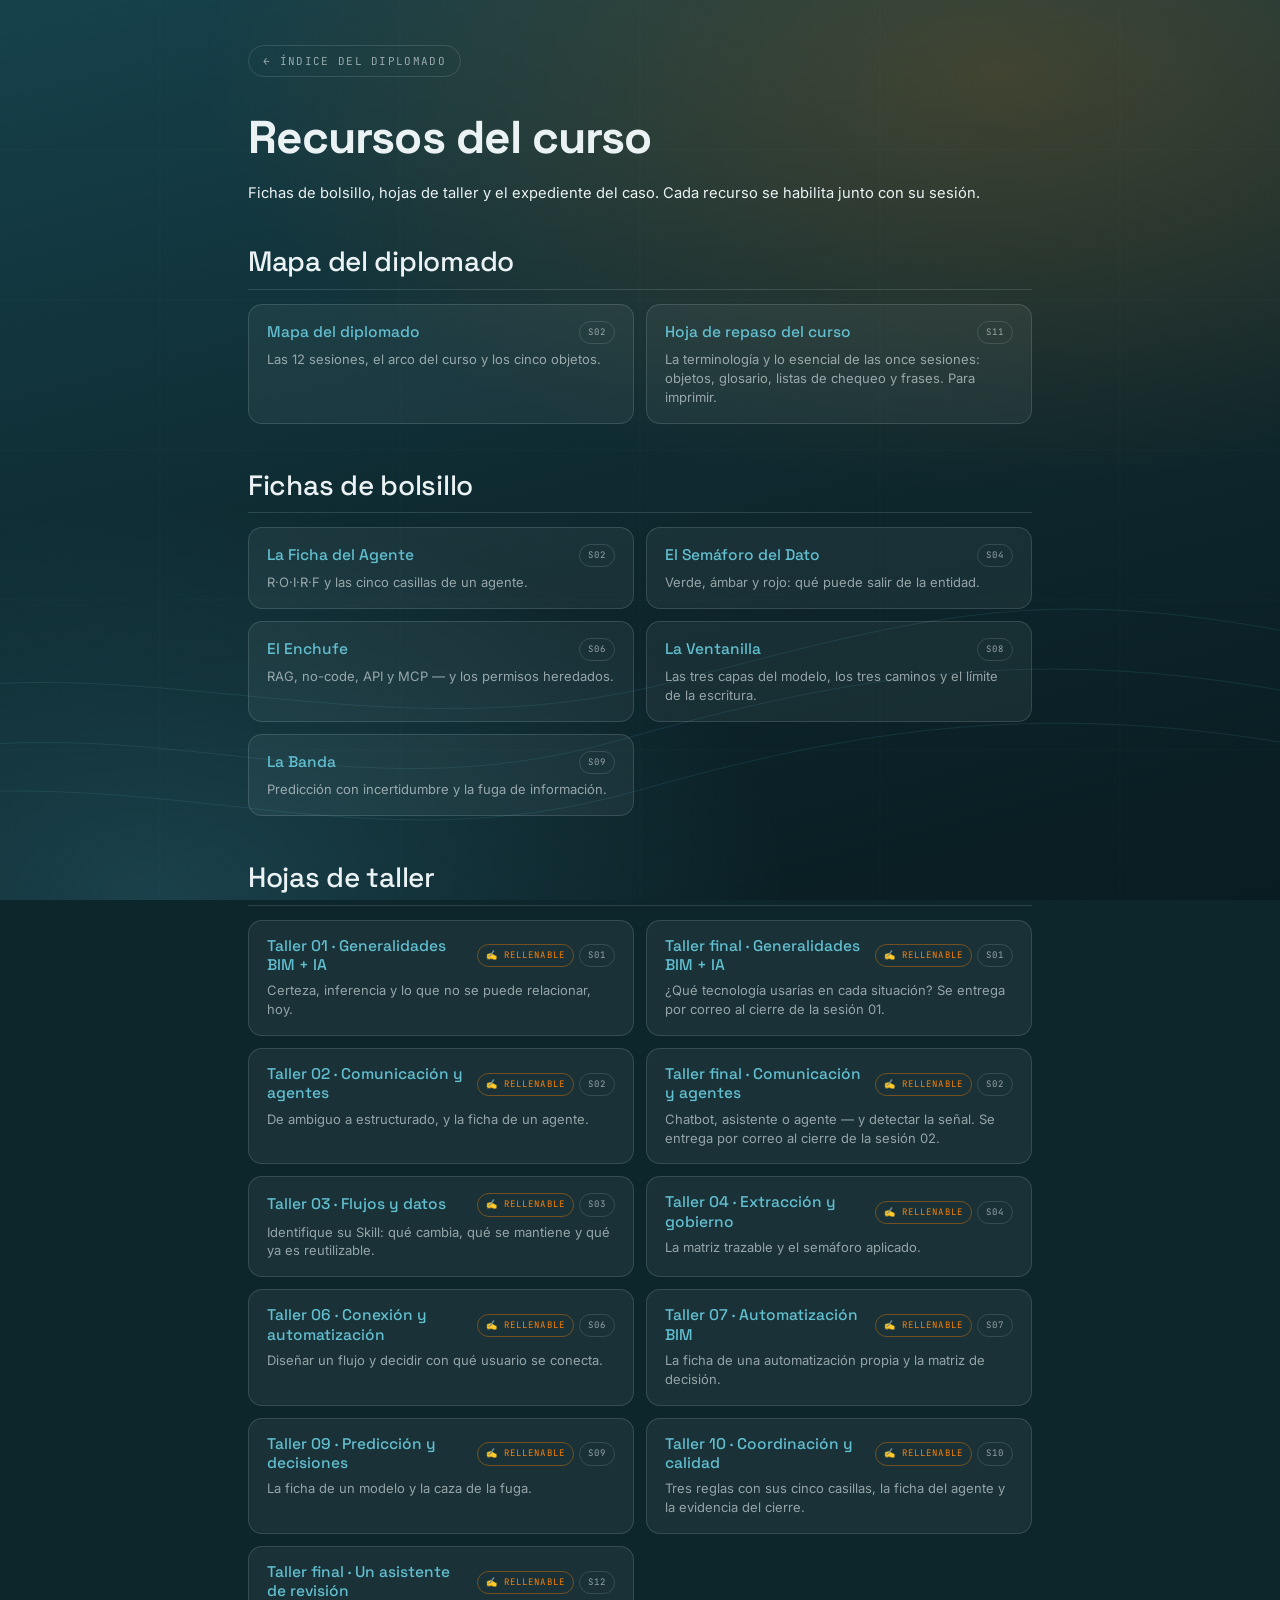
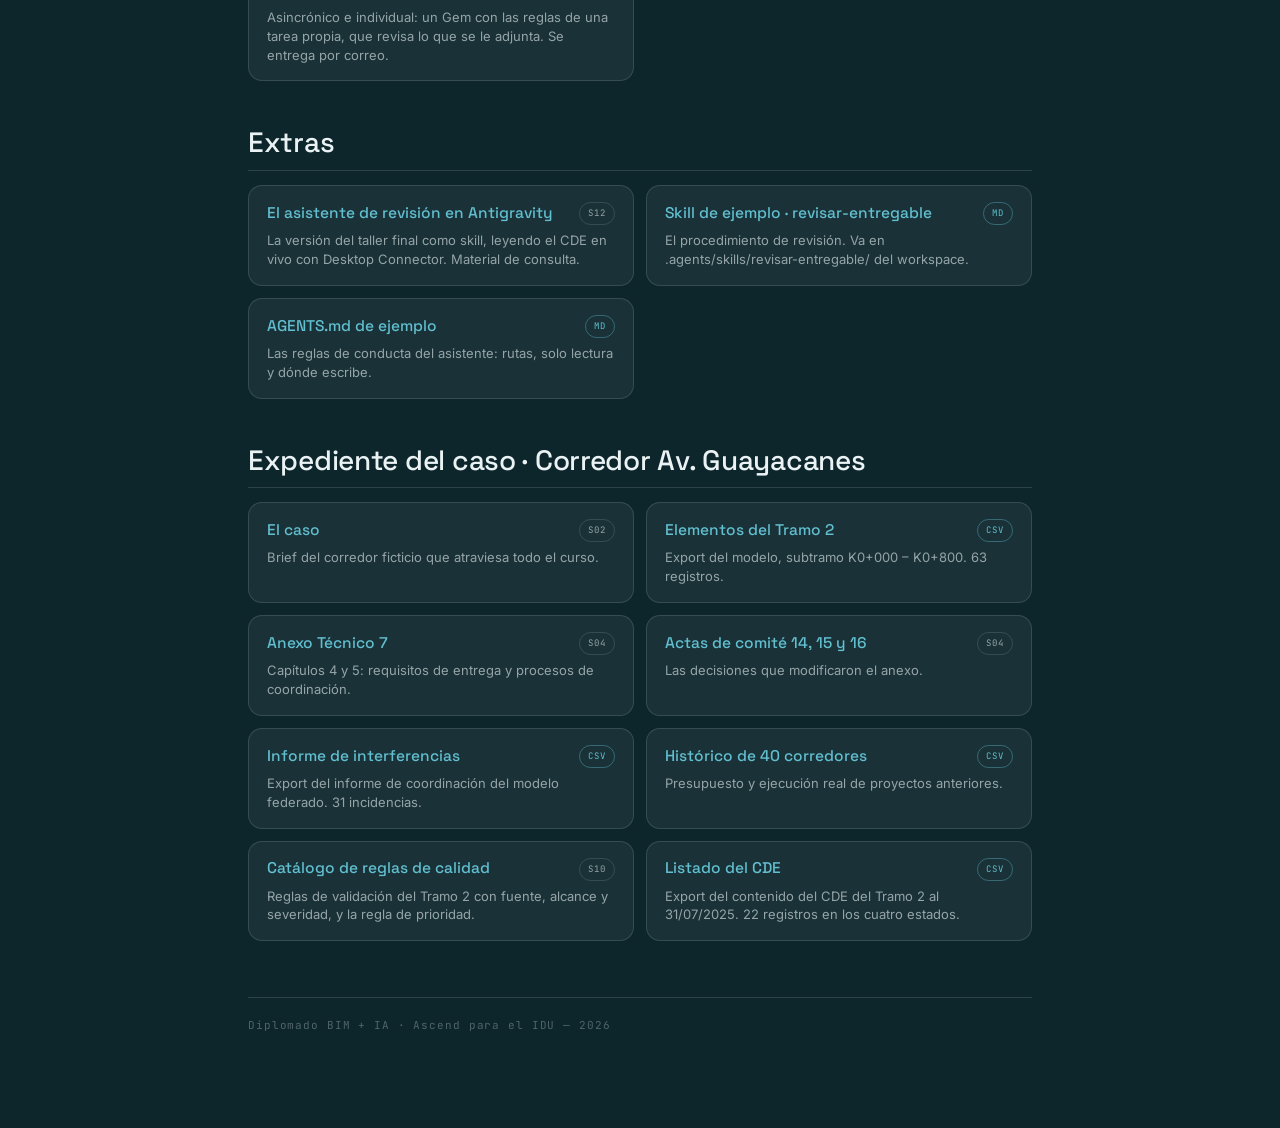
<file: docs/doc.html>
<!DOCTYPE html>
<html lang="es">

<head>
  <meta charset="UTF-8">
  <meta name="viewport" content="width=device-width, initial-scale=1.0">
  <title>Recursos — Diplomado BIM + IA</title>
  <meta name="description" content="Fichas, talleres y expediente del caso del curso BIM + Inteligencia Artificial.">
  <link rel="preconnect" href="https://fonts.googleapis.com">
  <link rel="preconnect" href="https://fonts.gstatic.com" crossorigin>
  <link
    href="https://fonts.googleapis.com/css2?family=Space+Grotesk:wght@400;500;700&family=Inter:wght@400;500;600;700&family=JetBrains+Mono:wght@400;500;700&display=swap"
    rel="stylesheet">
  <link rel="stylesheet" href="assets/deck.css">
  <style>
    /* El lector tiene scroll vertical propio (a diferencia de un deck) */
    /* deck.css fija html,body en height:100% (el reproductor de láminas lo necesita).
       Acá el documento fluye y se imprime: si el alto queda clavado en 100%, el body se
       vuelve un contenedor con scroll propio y window.print() saca una sola página, con
       la barra de desplazamiento dibujada encima. */
    html, body { height: auto; min-height: 100%; overflow: auto }

    .doc { position: relative; z-index: 1; max-width: 880px; margin: 0 auto; padding: clamp(28px, 5vh, 64px) clamp(20px, 5vw, 48px) 96px }
    .doc-nav { display: flex; align-items: center; justify-content: space-between; gap: 16px; flex-wrap: wrap; margin-bottom: clamp(20px, 4vh, 40px) }
    .doc-nav a.back { font-family: var(--font-mono); font-size: 11px; letter-spacing: .12em; text-transform: uppercase; color: var(--text-dim); text-decoration: none; display: inline-flex; align-items: center; gap: .6em; padding: 8px 14px; border: 1px solid var(--glass-line); border-radius: 999px; transition: color .2s, border-color .2s }
    .doc-nav a.back:hover { color: var(--accent-1); border-color: var(--accent-1) }
    .doc-nav .tools { display: flex; flex-wrap: wrap; align-items: center; gap: 8px }
    .doc-nav button { white-space: nowrap }
    .doc-nav button { font-family: var(--font-mono); font-size: 11px; letter-spacing: .12em; text-transform: uppercase; color: var(--text-dim); background: transparent; border: 1px solid var(--glass-line); border-radius: 999px; padding: 8px 14px; cursor: pointer; transition: color .2s, border-color .2s }
    .doc-nav button:hover { color: var(--accent-3); border-color: var(--accent-3) }

    /* ---- Índice de recursos ---- */
    .rgroup { margin-bottom: clamp(28px, 5vh, 48px) }
    .rgroup > h2 { font-family: var(--font-display); font-weight: 500; font-size: clamp(17px, 2vw, 22px); letter-spacing: -.01em; margin-bottom: 16px; color: var(--text-primary) }
    .rlist { display: grid; grid-template-columns: repeat(auto-fill, minmax(280px, 1fr)); gap: 12px }
    .ritem { display: flex; flex-direction: column; gap: 6px; text-decoration: none; color: inherit; background: var(--glass); border: 1px solid var(--glass-line); border-radius: 14px; padding: 16px 18px; transition: border-color .2s, transform .2s, background .2s }
    a.ritem:hover { transform: translateY(-2px); border-color: var(--accent-1); background: var(--glass-strong) }
    a.ritem:focus-visible { outline: 2px solid var(--accent-3); outline-offset: 3px }
    .ritem.locked { opacity: .45; cursor: not-allowed }
    .ritem .rtop { display: flex; align-items: center; justify-content: space-between; gap: 10px }
    .ritem .rtitle { font-family: var(--font-display); font-weight: 500; font-size: 15.5px; line-height: 1.25 }
    .ritem .rdesc { font-size: 13px; color: var(--text-dim); line-height: 1.45 }
    .rtags { display: flex; gap: 5px; flex: none }
    .rtag { font-family: var(--font-mono); font-size: 9px; letter-spacing: .12em; text-transform: uppercase; padding: 3px 8px; border-radius: 999px; border: 1px solid var(--glass-line); color: var(--text-dim); white-space: nowrap }
    .rtag.dl { color: var(--accent-3); border-color: rgba(98, 191, 208, .4) }
    .rtag.fill { color: var(--accent-1); border-color: rgba(251, 128, 0, .4) }

    /* ---- Cuerpo del documento ---- */
    .doc-body { font-size: clamp(14.5px, 1.15vw, 16.5px); line-height: 1.68; color: var(--text-primary) }
    .doc-body > *:first-child { margin-top: 0 }
    .doc-body h1 { font-family: var(--font-display); font-weight: 700; font-size: clamp(30px, 4.4vw, 46px); line-height: 1.08; letter-spacing: -.02em; margin: 40px 0 18px }
    .doc-body h2 { font-family: var(--font-display); font-weight: 500; font-size: clamp(21px, 2.6vw, 28px); line-height: 1.2; letter-spacing: -.01em; margin: 40px 0 14px; padding-bottom: 10px; border-bottom: 1px solid var(--glass-line) }
    .doc-body h3 { font-family: var(--font-display); font-weight: 500; font-size: clamp(16px, 1.7vw, 19px); margin: 28px 0 10px; color: var(--accent-2) }
    .doc-body p { margin: 0 0 16px }
    .doc-body ul, .doc-body ol { margin: 0 0 16px; padding-left: 1.4em }
    .doc-body li { margin-bottom: 7px }
    .doc-body li::marker { color: var(--accent-1) }
    .doc-body strong { color: #fff; font-weight: 600 }
    .doc-body em { color: var(--text-dim) }
    .doc-body a { color: var(--accent-3) }
    .doc-body hr { border: none; border-top: 1px solid var(--glass-line); margin: 36px 0 }
    .doc-body blockquote { margin: 0 0 20px; padding: 14px 20px; border-left: 3px solid var(--accent-1); background: var(--glass); border-radius: 0 12px 12px 0 }
    .doc-body blockquote > *:last-child { margin-bottom: 0 }
    .doc-body blockquote h1, .doc-body blockquote h2, .doc-body blockquote h3 { margin-top: 6px; border: none; padding: 0 }
    .doc-body code { font-family: var(--font-mono); font-size: .87em; background: rgba(0, 0, 0, .28); border: 1px solid var(--glass-line); border-radius: 6px; padding: .12em .42em }
    .doc-body pre { background: rgba(0, 0, 0, .32); border: 1px solid var(--glass-line); border-radius: 12px; padding: 16px 18px; overflow-x: auto; margin: 0 0 20px }
    .doc-body pre code { background: none; border: none; padding: 0; font-size: .84em; line-height: 1.55 }
    .doc-body table { width: 100%; border-collapse: collapse; margin: 0 0 22px; font-size: .93em; display: block; overflow-x: auto }
    .doc-body th, .doc-body td { text-align: left; padding: 9px 12px; border-bottom: 1px solid var(--glass-line); vertical-align: top }
    .doc-body th { font-family: var(--font-mono); font-size: 10.5px; letter-spacing: .1em; text-transform: uppercase; color: var(--accent-3); font-weight: 500; white-space: nowrap }
    .doc-body input[type=checkbox] { accent-color: var(--accent-1); margin-right: .5em }
    .doc-body ul:has(input[type=checkbox]) { list-style: none; padding-left: .2em }

    .doc-foot { margin-top: 56px; padding-top: 20px; border-top: 1px solid var(--glass-line); font-family: var(--font-mono); font-size: 11px; color: var(--text-faint); letter-spacing: .08em }

    /* ---- Hojas de taller rellenables ---- */
    .fill-note { display: flex; gap: 14px; align-items: flex-start; background: var(--glass); border: 1px solid var(--glass-line); border-left: 3px solid var(--accent-3); border-radius: 0 14px 14px 0; padding: 14px 18px; margin-bottom: 28px; font-size: 13.5px; line-height: 1.5; color: var(--text-dim) }
    .fill-note b { color: var(--text-primary); font-weight: 600 }
    .fill-note .fn-icon { font-size: 18px; line-height: 1.2; flex: none }
    .fill-status { font-family: var(--font-mono); font-size: 10.5px; letter-spacing: .1em; text-transform: uppercase; color: var(--text-faint); align-self: center; white-space: nowrap }
    .fill-status.ok { color: var(--green) }

    .doc-body code[data-fill] { display: block; min-height: 4.2em; outline: none; white-space: pre-wrap; word-break: break-word }
    .doc-body pre:has(code[data-fill]) { background: rgba(0, 0, 0, .18); border: 1px dashed var(--glass-line); transition: border-color .2s, background .2s }
    .doc-body pre:has(code[data-fill]:focus) { border-color: var(--accent-1); border-style: solid; background: rgba(0, 0, 0, .3) }
    /* pre-wrap muestra los saltos que se escriben con Enter; overflow-wrap:anywhere corta
       las palabras larguísimas (una URL, un id pegado) que si no estiran la celda y obligan
       a toda la tabla a desplazarse en horizontal. */
    .doc-body td[data-fill] { min-width: 8em; outline: none; border-bottom: 1px solid var(--glass-line); background: rgba(251, 128, 0, .05); cursor: text; white-space: pre-wrap; overflow-wrap: anywhere }
    .doc-body td[data-fill]:empty::before { content: "—"; color: var(--text-faint) }
    .doc-body td[data-fill]:focus { background: rgba(251, 128, 0, .12); box-shadow: inset 0 -2px 0 var(--accent-1) }
    .doc-body input[type=checkbox]:not([disabled]) { cursor: pointer; width: 15px; height: 15px; vertical-align: -2px }

    @media print {
      .fill-note { display: none !important }
      .doc-body pre:has(code[data-fill]) { background: #fff; border: 1px solid #bbb }
      .doc-body code[data-fill] { min-height: 3.4em; color: #111 }
      .doc-body td[data-fill] { background: none; border-bottom: 1px solid #999; color: #111; white-space: pre-wrap; overflow-wrap: anywhere }
      .doc-body td[data-fill]:empty::before { content: "" }
    }

    /* ---- Impresión: las fichas están hechas para imprimirse ---- */
    @media print {
      .backdrop, .doc-nav, .doc-foot { display: none !important }
      html, body { background: #fff !important; color: #111 !important }
      .doc { max-width: none; padding: 0 }
      .doc-body { color: #111; font-size: 11pt; line-height: 1.5 }
      .doc-body strong { color: #000 }
      .doc-body h1, .doc-body h2, .doc-body h3, .doc-body h4 { color: #000; page-break-after: avoid; break-after: avoid-page }
      .doc-body h2 { border-bottom: 1px solid #bbb }
      .doc-body em, .doc-body .rdesc { color: #444 }
      .doc-body a { color: #111; text-decoration: underline }
      /* El --- solo fuerza hoja nueva en las fichas, donde separa FRENTE de REVERSO y
         cada cara está pensada para recortarse. En talleres y documentos es un separador
         de sección común y corriente, así que el texto sigue de largo. */
      .doc-body hr { border-top: 1px solid #bbb; margin: 18px 0 }
      .doc-body.es-ficha hr { page-break-after: always; margin: 0 }
      /* Sin el salto por --- hay que cuidar los cortes: nada de una línea suelta al pie
         ni al inicio de una hoja (el avoid-after de los encabezados ya está más arriba). */
      .doc-body p, .doc-body blockquote { orphans: 3; widows: 3 }
      /* El color hay que fijarlo: deck.css le da a blockquote el gris claro del tema
         oscuro, que sobre papel blanco casi no se ve. */
      .doc-body blockquote { background: #f4f4f4; border-left: 3px solid #666; color: #222; page-break-inside: avoid }
      .doc-body code, .doc-body pre { background: #f4f4f4; border: 1px solid #ddd; color: #111 }
      .doc-body th { color: #000; border-bottom: 1px solid #999 }
      .doc-body td { border-bottom: 1px solid #ddd }
      /* Refuerzo del reset de alto: sin esto, algunos navegadores igual toman la altura
         de la ventana como el alto de la página y cortan en la primera hoja. */
      html, body { height: auto !important; min-height: 0 !important; overflow: visible !important }
      /* En pantalla la tabla es un bloque con scroll horizontal para que quepa en móvil.
         Al imprimir tiene que volver a ser tabla, o se pierde lo que no entra a lo ancho
         y no puede repartirse entre hojas. */
      .doc-body table { display: table; overflow: visible; page-break-inside: auto }
      .doc-body tr, .doc-body li { page-break-inside: avoid }
      .doc-body pre { overflow: visible; white-space: pre-wrap; word-break: break-word; page-break-inside: avoid }

      /* "compacto": true en el manifiesto. Para los documentos de consulta (la hoja de
         repaso), que valen por lo que entra en cada hoja y no por el aire entre bloques. */
      .doc-body.es-compacto { font-size: 8.8pt; line-height: 1.34 }
      .doc-body.es-compacto h1 { font-size: 19pt; margin: 0 0 6px }
      .doc-body.es-compacto h2 { font-size: 13pt; margin: 14px 0 6px; padding-bottom: 3px }
      .doc-body.es-compacto h3 { font-size: 10.5pt; margin: 12px 0 3px }
      .doc-body.es-compacto p, .doc-body.es-compacto ul, .doc-body.es-compacto ol { margin-bottom: 6px }
      .doc-body.es-compacto li { margin-bottom: 1px }
      .doc-body.es-compacto hr { margin: 8px 0; border-top-color: #ddd }
      .doc-body.es-compacto blockquote { padding: 5px 10px; margin-bottom: 7px }
      .doc-body.es-compacto blockquote h1 { font-size: 15pt; margin: 0 }
      .doc-body.es-compacto blockquote h2 { font-size: 12pt; margin: 0 }
      .doc-body.es-compacto table { margin-bottom: 7px; font-size: .95em }
      .doc-body.es-compacto th, .doc-body.es-compacto td { padding: 2px 6px }
      .doc-body.es-compacto th { font-size: 7pt; white-space: normal }
      /* Dos columnas, como un artículo. El título y la entradilla ocupan el ancho
         completo; todo lo demás fluye de una columna a la otra. */
      .doc-body.es-compacto { column-count: 2; column-gap: 7mm; column-rule: 1px solid #ddd; text-align: left }
      .doc-body.es-compacto > h1,
      .doc-body.es-compacto > h1 + blockquote,
      .doc-body.es-compacto > h1 + blockquote + p { column-span: all }
      .doc-body.es-compacto > h1 + blockquote + p { margin-bottom: 10px; padding-bottom: 6px; border-bottom: 2px solid #111 }
      .doc-body.es-compacto > h2 { break-after: avoid; border-bottom-width: 2px; border-bottom-color: #111 }
      .doc-body.es-compacto > h3 { break-after: avoid; break-inside: avoid }
      .doc-body.es-compacto h3 + p { break-before: avoid }
      .doc-body.es-compacto blockquote, .doc-body.es-compacto pre { break-inside: avoid }
      .doc-body.es-compacto table { width: 100% }
      .doc-body.es-compacto td code, .doc-body.es-compacto th code { white-space: normal; overflow-wrap: anywhere }
    }
  </style>
</head>

<body>
  <div class="backdrop">
    <div class="glow"></div>
    <svg preserveAspectRatio="xMidYMid slice" viewBox="0 0 1440 900">
      <g class="grid-line" opacity=".5">
        <line x1="0" y1="150" x2="1440" y2="150" /><line x1="0" y1="300" x2="1440" y2="300" />
        <line x1="0" y1="450" x2="1440" y2="450" /><line x1="0" y1="600" x2="1440" y2="600" />
        <line x1="0" y1="750" x2="1440" y2="750" /><line x1="240" y1="0" x2="240" y2="900" />
        <line x1="480" y1="0" x2="480" y2="900" /><line x1="720" y1="0" x2="720" y2="900" />
        <line x1="960" y1="0" x2="960" y2="900" /><line x1="1200" y1="0" x2="1200" y2="900" />
      </g>
      <g class="contours">
        <path d="M-50 760 C 240 700, 420 820, 700 740 S 1180 640, 1500 720" />
        <path d="M-50 800 C 260 760, 440 870, 720 790 S 1200 700, 1500 770" />
        <path d="M-50 700 C 220 640, 460 760, 760 680 S 1160 580, 1500 660" />
      </g>
    </svg>
  </div>

  <main class="doc">
    <nav class="doc-nav">
      <a class="back" href="index.html">← Índice del diplomado</a>
      <span class="tools" id="tools"></span>
    </nav>
    <div class="doc-body" id="body"></div>
    <footer class="doc-foot">Diplomado BIM + IA · Ascend para el IDU — 2026</footer>
  </main>

  <script src="assets/marked.min.js"></script>
  <script src="assets/fill.js"></script>
  <script>
    (function () {
      'use strict';

      // Mismo enrutado por hash que el reproductor de sesiones: #d=<ruta sin .md>.
      // Se permite "/" (los recursos están en subcarpetas) pero no "." — así ninguna
      // ruta puede escaparse de recursos/ con "..".
      var hp = new URLSearchParams((location.hash || '').replace(/^#/, ''));
      var qp = new URLSearchParams(location.search);
      var raw = hp.get('d') || qp.get('d') || '';
      var doc = raw.replace(/[^a-z0-9_/-]/gi, '');
      var preview = hp.has('preview') || qp.has('preview');
      var body = document.getElementById('body');
      var tools = document.getElementById('tools');

      // El manifiesto de sesiones decide qué está habilitado: un recurso se abre
      // cuando su sesión pasa a "listo". Así las fichas no destapan los giros antes.
      Promise.all([
        fetch('recursos/manifest.json', { cache: 'no-cache' }).then(function (r) { return r.ok ? r.json() : null; }).catch(function () { return null; }),
        fetch('sessions/manifest.json', { cache: 'no-cache' }).then(function (r) { return r.ok ? r.json() : null; }).catch(function () { return null; })
      ]).then(function (res) {
        var rman = res[0], sman = res[1];
        if (!rman) { return msg('No se pudieron cargar los recursos', 'Falta <code>recursos/manifest.json</code>. Si abriste el archivo con doble clic, hay que servir la carpeta <code>docs/</code> con <code>npx serve</code>.'); }
        if (!doc) { return renderIndex(rman, sman); }
        renderDoc(rman, sman);
      });

      function abierta(sman, num) {
        if (preview) return true;
        if (!sman) return true;                       // sin manifiesto no se bloquea nada
        var e = (sman.sesiones || []).filter(function (s) { return s.num === num; })[0];
        return !e || e.estado === 'listo';
      }

      function findItem(rman, ruta) {
        var hit = null;
        (rman.grupos || []).forEach(function (g) {
          (g.items || []).forEach(function (it) {
            if (it.archivo.replace(/\.[a-z]+$/i, '') === ruta) hit = it;
          });
        });
        return hit;
      }

      /* ---------------- Índice ---------------- */
      function renderIndex(rman, sman) {
        document.title = 'Recursos — Diplomado BIM + IA';
        var html = '<h1>' + esc(rman.titulo || 'Recursos') + '</h1>';
        if (rman.descripcion) html += '<p>' + esc(rman.descripcion) + '</p>';

        (rman.grupos || []).forEach(function (g) {
          html += '<section class="rgroup"><h2>' + esc(g.nombre) + '</h2><div class="rlist">';
          (g.items || []).forEach(function (it) {
            var ok = abierta(sman, it.sesion);
            var inner =
              '<span class="rtop"><span class="rtitle">' + esc(it.titulo) + '</span><span class="rtags">' +
              (it.editable ? '<span class="rtag fill">✍️ rellenable</span>' : '') +
              (it.tipo === 'descarga' ? '<span class="rtag dl">' + esc((it.archivo.split('.').pop() || '').toUpperCase()) + '</span>' :'<span class="rtag">S' + String(it.sesion).padStart(2, '0') + '</span>') +
              '</span></span><span class="rdesc">' + esc(ok ? it.desc : 'Se habilita con la sesión ' + String(it.sesion).padStart(2, '0') + '.') + '</span>';
            if (!ok) { html += '<div class="ritem locked" aria-disabled="true">' + inner + '</div>'; return; }
            var href = it.tipo === 'descarga'
              ? 'recursos/' + it.archivo
              : 'doc.html#d=' + it.archivo.replace(/\.md$/i, '') + (preview ? '&preview=1' : '');
            var attrs = it.tipo === 'descarga' ? ' download' : '';
            html += '<a class="ritem" href="' + href + '"' + attrs + '>' + inner + '</a>';
          });
          html += '</div></section>';
        });
        body.innerHTML = html;
      }

      /* ---------------- Documento ---------------- */
      function renderDoc(rman, sman) {
        var item = findItem(rman, doc);
        if (item && !abierta(sman, item.sesion)) {
          return msg('Recurso en preparación',
            'Este material se habilita junto con la <b>sesión ' + String(item.sesion).padStart(2, '0') + '</b>.<br>' +
            'Volver a los <a href="doc.html">recursos del curso</a>.');
        }
        fetch('recursos/' + doc + '.md', { cache: 'no-cache' })
          .then(function (r) { if (!r.ok) throw new Error(r.status); return r.text(); })
          .then(function (md) {
            body.innerHTML = marked.parse(md);
            // Las fichas se imprimen una cara por hoja; el resto fluye. Ver @media print.
            body.classList.toggle('es-ficha', /^fichas\//.test(doc));
            body.classList.toggle('es-compacto', !!(item && item.compacto));
            var h1 = body.querySelector('h1');
            document.title = (h1 ? h1.textContent : 'Recurso') + ' — Diplomado BIM + IA';
            if (item && item.editable) montarTaller(md);
            else mountTools();
          })
          .catch(function () {
            msg('No se pudo cargar el recurso',
              'No existe <code>recursos/' + esc(doc) + '.md</code>.<br>' +
              'Volver a los <a href="doc.html">recursos del curso</a>.');
          });
      }

      /* ---------------- Taller rellenable ---------------- */
      function montarTaller(md) {
        var clave = 'taller:' + doc;
        var form = Fill.hydrate(body, leer(clave), function () { agendarGuardado(); });

        var nota = document.createElement('div');
        nota.className = 'fill-note';
        nota.innerHTML = '<span class="fn-icon" aria-hidden="true">✍️</span><span>' +
          '<b>Esta hoja se llena aquí mismo.</b> Lo que escriba se guarda solo, en este navegador y en este equipo. ' +
          'Para conservarla de verdad —o llevarla a otro computador— descárguela en <b>PDF</b> o en <b>.md</b> antes de cerrar.' +
          '</span>';
        body.insertBefore(nota, body.firstChild);

        var estado = document.createElement('span');
        estado.className = 'fill-status';
        tools.appendChild(estado);
        boton('⎙ PDF', function () { window.print(); });
        boton('⬇ .md', descargar);
        boton('Limpiar', function () {
          if (!confirm('Se borran todas las respuestas de esta hoja. ¿Continuar?')) return;
          form.clear(); guardar();
        });
        var volver = document.createElement('a');
        volver.className = 'back';
        volver.href = 'doc.html' + (preview ? '#preview=1' : '');
        volver.textContent = 'Todos los recursos';
        tools.appendChild(volver);

        pintarEstado();

        function boton(txt, fn) {
          var b = document.createElement('button');
          b.textContent = txt;
          b.addEventListener('click', fn);
          tools.appendChild(b);
          return b;
        }
        function pintarEstado(guardado) {
          var c = form.count();
          estado.textContent = (guardado ? '✓ guardado · ' : '') + c.llenos + ' de ' + c.total + ' campos';
          estado.className = 'fill-status' + (guardado ? ' ok' : '');
        }
        var t = null;
        function agendarGuardado() { clearTimeout(t); t = setTimeout(guardar, 400); }
        function guardar() {
          escribir(clave, form.read());
          pintarEstado(true);
          setTimeout(function () { pintarEstado(false); }, 1800);
        }
        function descargar() {
          var texto = Fill.apply(md, form.read());
          var nombre = doc.split('/').pop() + '-respuestas.md';
          var url = URL.createObjectURL(new Blob([texto], { type: 'text/markdown;charset=utf-8' }));
          var a = document.createElement('a');
          a.href = url; a.download = nombre;
          document.body.appendChild(a); a.click(); document.body.removeChild(a);
          setTimeout(function () { URL.revokeObjectURL(url); }, 1000);
        }
        // Red de seguridad: si cierran la pestaña sin esperar el autoguardado.
        window.addEventListener('beforeunload', function () { escribir(clave, form.read()); });
      }

      // El almacenamiento local puede estar bloqueado (modo privado, políticas).
      function leer(k) { try { return JSON.parse(localStorage.getItem(k) || '{}'); } catch (e) { return {}; } }
      function escribir(k, v) { try { localStorage.setItem(k, JSON.stringify(v)); } catch (e) { } }

      function mountTools() {
        var b = document.createElement('button');
        b.textContent = '⎙ Imprimir';
        b.addEventListener('click', function () { window.print(); });
        tools.appendChild(b);
        var a = document.createElement('a');
        a.className = 'back';
        a.href = 'doc.html' + (preview ? '#preview=1' : '');
        a.textContent = 'Todos los recursos';
        tools.appendChild(a);
      }

      function msg(title, html) {
        body.innerHTML = '<h1>' + esc(title) + '</h1><p>' + html + '</p>';
      }
      function esc(s) { return String(s == null ? '' : s).replace(/&/g, '&amp;').replace(/</g, '&lt;').replace(/>/g, '&gt;'); }

      // Navegar entre recursos sin recargar la página completa.
      window.addEventListener('hashchange', function () { location.reload(); });
    })();
  </script>
</body>

</html>
</file>
<file: docs/assets/deck.css>
/* ==========================================================================
   Diplomado BIM + IA — Motor de presentaciones (estilos)
   Fuente ÚNICA de diseño para todos los decks. Portado de index.html.
   Editá los tokens en :root para re-tematizar todo el sitio de una vez.
   ========================================================================== */
:root {
  --bg-deep: #0D262C;
  --bg-mid: #16414B;
  --accent-1: #FB8000;   /* naranja Ascend  */
  --accent-2: #FF9E40;   /* ámbar           */
  --accent-3: #62BFD0;   /* cian            */
  --text-primary: #EAF2F4;
  --text-dim: rgba(234, 242, 244, 0.60);
  --text-faint: rgba(234, 242, 244, 0.30);
  --glass: rgba(234, 242, 244, 0.055);
  --glass-strong: rgba(234, 242, 244, 0.085);
  --glass-line: rgba(234, 242, 244, 0.14);
  --font-display: 'Space Grotesk', sans-serif;
  --font-body: 'Inter', sans-serif;
  --font-mono: 'JetBrains Mono', monospace;
  --green: #4ade80;
  --red: #f87171;
  --yellow: #fbbf24;
}

* { margin: 0; padding: 0; box-sizing: border-box }
html, body { height: 100%; width: 100%; overflow: hidden; background: var(--bg-deep) }
body { font-family: var(--font-body); color: var(--text-primary); -webkit-font-smoothing: antialiased; position: relative }

/* ---------- Backdrop ---------- */
.backdrop { position: fixed; inset: 0; z-index: 0; overflow: hidden }
.backdrop .glow {
  position: absolute; inset: 0;
  background:
    radial-gradient(120% 90% at 78% 8%, rgba(251, 128, 0, .20), transparent 52%),
    radial-gradient(90% 80% at 12% 100%, rgba(47, 108, 124, .42), transparent 55%),
    linear-gradient(165deg, var(--bg-mid) 0%, var(--bg-deep) 60%, #091C21 100%);
}
.backdrop svg { position: absolute; inset: 0; width: 100%; height: 100% }
.contours { stroke: rgba(98, 191, 208, .12); fill: none; stroke-width: 1 }
.grid-line { stroke: rgba(234, 242, 244, .045); stroke-width: 1 }

/* ---------- Deck & Slides ---------- */
.deck { position: relative; z-index: 1; height: 100%; width: 100% }
.slide {
  position: absolute; inset: 0;
  display: flex; flex-direction: column; justify-content: center;
  /* "safe": si el contenido no cabe, se alinea arriba en vez de desbordar por encima del
     área desplazable, donde el scroll no puede alcanzarlo (scrollTop no va a negativo).
     Los navegadores que no la soportan ignoran la línea y conservan el center de arriba. */
  justify-content: safe center;
  padding: clamp(28px, 6vw, 96px);
  padding-bottom: clamp(64px, 9vh, 110px);
  opacity: 0; visibility: hidden; transform: translateY(14px);
  transition: opacity .5s ease, transform .6s cubic-bezier(.2, .7, .2, 1), visibility .5s;
  pointer-events: none; overflow-y: auto;
}
.slide.active { opacity: 1; visibility: visible; transform: none; pointer-events: auto }
.wrap { width: 100%; max-width: 1180px; margin: 0 auto }

/* Stagger de entrada — animación automática por orden de aparición */
.slide .stagger { opacity: 0; transform: translateY(16px); transition: opacity .55s ease, transform .65s cubic-bezier(.2, .7, .2, 1) }
.slide.active .stagger { opacity: 1; transform: none }
.slide.active .stagger:nth-child(1) { transition-delay: .10s }
.slide.active .stagger:nth-child(2) { transition-delay: .18s }
.slide.active .stagger:nth-child(3) { transition-delay: .26s }
.slide.active .stagger:nth-child(4) { transition-delay: .34s }
.slide.active .stagger:nth-child(5) { transition-delay: .42s }
.slide.active .stagger:nth-child(6) { transition-delay: .50s }
.slide.active .stagger:nth-child(7) { transition-delay: .58s }
.slide.active .stagger:nth-child(8) { transition-delay: .66s }
.slide.active .stagger:nth-child(9) { transition-delay: .74s }
.slide.active .stagger:nth-child(10) { transition-delay: .82s }

/* Spoiler — bloque que espera al docente (:::spoiler). Colapsado hasta que se pulsa →.
   Colapsa el envoltorio, no el .callout: el recuadro de adentro conserva su padding y su
   borde. El margen sí pasa al envoltorio (0 -> 14px), para que al estar cerrado no deje
   un hueco delator; por eso el .callout va con margin-top:0.
   grid 0fr -> 1fr interpola el alto REAL del contenido, cosa que max-height no hace.
   Va prefijado con .slide a propósito — deck.css lo comparten doc.html e index.html. */
.slide .spoiler { display: grid; grid-template-rows: 0fr; margin-top: 0; opacity: 0; transition: grid-template-rows .45s cubic-bezier(.2, .7, .2, 1), margin-top .45s cubic-bezier(.2, .7, .2, 1), opacity .3s ease }
.slide .spoiler > * { min-height: 0; overflow: hidden; margin-top: 0 }
.slide .spoiler.shown { grid-template-rows: 1fr; margin-top: 14px; opacity: 1 }

/* ---------- Tipografía ---------- */
.eyebrow {
  font-family: var(--font-mono); font-size: clamp(11px, 1.1vw, 13px);
  letter-spacing: .22em; text-transform: uppercase; color: var(--accent-3);
  display: inline-flex; align-items: center; gap: .7em; margin-bottom: clamp(12px, 2vh, 20px);
}
.eyebrow .dot { width: 6px; height: 6px; border-radius: 50%; background: var(--accent-3); box-shadow: 0 0 10px var(--accent-3) }
.eyebrow .idx { color: var(--text-dim) }

h1.title { font-family: var(--font-display); font-weight: 700; line-height: 1.02; letter-spacing: -.02em; font-size: clamp(36px, 7vw, 96px); margin: clamp(16px, 3vh, 32px) 0 0 }
h2.title { font-family: var(--font-display); font-weight: 700; line-height: 1.04; letter-spacing: -.02em; font-size: clamp(26px, 4.5vw, 56px) }

.lede { font-size: clamp(14px, 1.5vw, 18px); line-height: 1.5; color: var(--text-dim); max-width: 64ch; margin-top: clamp(10px, 1.8vh, 18px) }
.lede strong { color: var(--text-primary); font-weight: 600 }

.accent { color: var(--accent-1) }
.accent-c { color: var(--accent-3) }

/* Contenido genérico proveniente de Markdown */
.wrap > p { font-size: clamp(14px, 1.4vw, 17px); line-height: 1.6; color: var(--text-dim); max-width: 70ch; margin-top: 12px }
.wrap > p strong { color: var(--text-primary) }
.wrap > ul, .wrap > ol { margin: 14px 0 0 22px; color: var(--text-dim); max-width: 72ch }
.wrap > ul li, .wrap > ol li { font-size: clamp(13px, 1.35vw, 16px); line-height: 1.7; margin-bottom: 4px }
.wrap > ul li strong, .wrap > ol li strong { color: var(--text-primary) }
.wrap h3 { font-family: var(--font-display); font-weight: 600; font-size: clamp(17px, 1.8vw, 22px); margin-top: 18px; letter-spacing: -.01em }
.wrap h4 { font-family: var(--font-display); font-weight: 500; font-size: clamp(15px, 1.5vw, 18px); margin-top: 14px }
.wrap a { color: var(--accent-3); text-decoration: none; border-bottom: 1px solid rgba(98, 191, 208, .35) }
.wrap img { max-width: 100%; border-radius: 12px; margin-top: 14px; border: 1px solid var(--glass-line); cursor: zoom-in }
.lightbox { position: fixed; inset: 0; z-index: 500; display: flex; align-items: center; justify-content: center; padding: 5vh 5vw; background: rgba(6, 12, 14, .92); opacity: 0; pointer-events: none; transition: opacity .2s ease; cursor: zoom-out }
.lightbox.open { opacity: 1; pointer-events: auto }
.lightbox img { max-width: 100%; max-height: 100%; border-radius: 10px; box-shadow: 0 30px 80px rgba(0, 0, 0, .55) }
/* Los gifs ilustrativos van más chicos que una imagen normal.
   Estos dos son los únicos verticales del sitio (480x480 y 245x284), así que llevan tope de
   ALTO además del de ancho: con solo max-width, en una pantalla baja o en móvil se comen la
   lámina y empujan el título fuera de vista. El vh es el que cede cuando la pantalla es baja.
   Para ajustar a mano: el px manda en pantallas altas, el vh en pantallas bajas. */
.wrap img[src$="prediccion-no-busqueda.gif"] { max-width: 280px; max-height: 24vh; width: auto; height: auto; display: block; margin-left: auto; margin-right: auto; }
.wrap img[src$="confiado-equivocado.gif"]    { max-width: 200px; max-height: 20vh; width: auto; height: auto; display: block; margin-left: auto; margin-right: auto; }
.wrap img[src$="vaso-botella-agua.jpg"]       { max-width: 50%; max-height: 42vh; width: auto; height: auto; display: block; margin-left: auto; margin-right: auto; }
.wrap img[src$="tuberia-zanja-obra.jpg"]      { max-width: 100%; max-height: 34vh; width: 100%; height: auto; display: block; object-fit: cover; }
.wrap img[src$="imagen-ia-viral-pope.jpg"]    { max-width: 26%; max-height: 18vh; width: auto; height: auto; display: block; margin-left: auto; margin-right: auto; margin-top: 10px; }
.wrap img[src$="nerf-teaser.gif"]             { max-width: 560px; width: 100%; height: auto; display: block; margin-left: auto; margin-right: auto; }
.wrap hr { border: none; border-top: 1px solid var(--glass-line); margin: 20px 0 }
blockquote { border-left: 3px solid var(--accent-1); padding-left: 16px; margin-top: 14px; color: var(--text-dim); font-style: italic }

/* ---------- Layouts ---------- */
.split { display: grid; grid-template-columns: 1fr 1fr; gap: clamp(14px, 2vw, 28px); margin-top: clamp(14px, 2.2vh, 24px); align-items: start }
.split-3 { display: grid; grid-template-columns: 1fr 1fr 1fr; gap: clamp(14px, 2vw, 28px); margin-top: clamp(14px, 2.2vh, 24px); align-items: start }
.split-6 { display: grid; grid-template-columns: repeat(6, 1fr); gap: clamp(10px, 1.4vw, 20px); margin-top: clamp(14px, 2.2vh, 24px); align-items: start }
.stack > * + * { margin-top: 14px }

/* ---------- Tarjeta glass ---------- */
.card {
  background: var(--glass); border: 1px solid var(--glass-line); border-radius: 18px;
  backdrop-filter: blur(14px); -webkit-backdrop-filter: blur(14px);
  padding: clamp(16px, 2vw, 24px); position: relative; overflow: hidden;
}
.card::before { content: ""; position: absolute; inset: 0; border-radius: 18px; background: linear-gradient(135deg, rgba(234, 242, 244, .06), transparent 42%); pointer-events: none }
.card > * { position: relative }
.card .ctag { font-family: var(--font-mono); font-size: 10.5px; letter-spacing: .16em; text-transform: uppercase; color: var(--accent-3); display: block; margin-bottom: 10px }
.card h3 { font-family: var(--font-display); font-weight: 500; font-size: clamp(15px, 1.5vw, 19px); margin: 0 0 8px; letter-spacing: -.01em }
.card h4 { font-family: var(--font-display); font-weight: 500; font-size: 15px; margin: 10px 0 4px }
.card p, .card li { font-size: clamp(12px, 1.2vw, 14px); line-height: 1.55; color: var(--text-dim) }
.card ul, .card ol { margin: 6px 0 0 16px }
.card p strong, .card li strong { color: var(--text-primary) }
.card.accent-border { border-color: var(--accent-1) }
/* Una card suelta (fuera de :::split) es la única de estas piezas sin separación del título:
   .split/.callout/blockquote ya traen su propio margin-top; a .card le faltaba. */
.wrap > .card { margin-top: clamp(14px, 2.2vh, 24px) }
/* Tarjeta-banner de pausa en vivo: card acento fuera de un split, a todo el ancho de la lámina */
.wrap > .card.accent-border { padding: clamp(20px, 2.6vw, 32px) }

/* ---------- Tarjeta revelable (:::diagram dentro de :::card) ---------- */
details.card summary { cursor: pointer; list-style: none }
details.card summary::-webkit-details-marker { display: none }
details.card summary::marker { content: "" }
details.card summary:focus-visible { outline: 2px solid var(--accent-3); outline-offset: 3px; border-radius: 8px }
.card-diagram-hint {
  display: inline-flex; align-items: center; gap: 6px; margin-top: 12px;
  font-family: var(--font-mono); font-size: 10.5px; letter-spacing: .12em; text-transform: uppercase;
  color: var(--accent-3);
}
.card-diagram-hint::after { content: "⌄"; font-size: 13px; line-height: 1; transition: transform .25s cubic-bezier(.2, .7, .2, 1) }
details.card[open] .card-diagram-hint::after { transform: rotate(180deg) }
/* El navegador oculta con display:none el contenido no-summary; lo forzamos visible
   siempre y controlamos la revelación con max-height/opacity para poder animarla. */
details.card > .card-diagram { display: block; max-height: 0; opacity: 0; overflow: hidden; transition: max-height .35s cubic-bezier(.2, .7, .2, 1), opacity .25s ease, margin-top .35s cubic-bezier(.2, .7, .2, 1) }
details.card[open] > .card-diagram { max-height: 320px; opacity: 1; margin-top: 14px }
.card-diagram svg { width: 100%; height: auto; display: block }

/* ---------- Chips ---------- */
.chips { display: flex; flex-wrap: wrap; gap: 7px; margin-top: clamp(8px, 1.2vh, 12px) }
.chip { font-family: var(--font-mono); font-size: clamp(10px, 1vw, 12px); letter-spacing: .02em; color: var(--text-primary); border: 1px solid var(--glass-line); background: var(--glass); border-radius: 8px; padding: 5px 10px }

/* ---------- Portada ---------- */
.cover .sub { font-size: clamp(15px, 1.7vw, 21px); color: var(--text-dim); margin-top: clamp(14px, 2.2vh, 24px); max-width: 60ch; line-height: 1.45 }
.pill { font-family: var(--font-mono); font-size: 11px; letter-spacing: .1em; color: var(--text-primary); border: 1px solid var(--glass-line); background: var(--glass); border-radius: 999px; padding: 7px 14px; display: inline-block; margin-right: 6px; margin-top: 12px }
.pill.solid { background: linear-gradient(120deg, var(--accent-1), var(--accent-2)); color: var(--bg-deep); border: none; font-weight: 500 }

/* ---------- Badge de docente ---------- */
.speaker-badge {
  display: inline-flex; align-items: center; gap: 6px; font-family: var(--font-mono);
  font-size: 10px; letter-spacing: .12em; text-transform: uppercase; color: var(--accent-2);
  background: rgba(251, 128, 0, .1); border: 1px solid rgba(251, 128, 0, .25);
  border-radius: 999px; padding: 4px 12px; margin-left: 12px;
}
.speaker-badge::before { content: "\1F399"; font-size: 12px }

/* ---------- Tablas ---------- */
table.data, .wrap table { width: 100%; border-collapse: collapse; font-size: clamp(11px, 1.1vw, 13px); margin-top: 12px }
table.data th, .wrap table th { font-family: var(--font-mono); font-size: 10px; letter-spacing: .1em; text-transform: uppercase; color: var(--accent-3); text-align: left; padding: 6px 8px; border-bottom: 1px solid var(--glass-line); font-weight: 500 }
table.data td, .wrap table td { padding: 5px 8px; color: var(--text-dim); border-bottom: 1px solid rgba(234, 242, 244, .06) }
table.data tr:last-child td, .wrap table tr:last-child td { border-bottom: none }
table.data td strong, .wrap table td strong { color: var(--text-primary) }
.best { color: var(--accent-1); font-weight: 700 }
.bad { color: var(--red); font-style: italic }
.good { color: var(--green) }

/* ---------- Código ---------- */
pre {
  background: rgba(9, 28, 33, .85); padding: 14px; border-radius: 10px; border: 1px solid var(--glass-line);
  font-family: var(--font-mono); font-size: clamp(10.5px, 1vw, 12.5px); color: var(--text-primary);
  overflow-x: auto; margin-top: 12px; line-height: 1.6; white-space: pre; tab-size: 4;
}
pre code { background: none; padding: 0; font-size: inherit }
pre .kw { color: #c792ea } pre .fn { color: #82aaff } pre .st { color: #c3e88d }
pre .cm { color: #546e7a; font-style: italic } pre .nb { color: #f78c6c } pre .op { color: #89ddff }
code { font-family: var(--font-mono); font-size: .9em; background: rgba(234, 242, 244, .08); padding: 2px 5px; border-radius: 4px }

/* ---------- Diagrama de flujo (arch-flow / :::flow) ---------- */
.arch-flow { display: flex; align-items: center; gap: 0; margin-top: 16px; flex-wrap: wrap }
.arch-box { background: var(--glass); border: 1px solid var(--glass-line); border-radius: 10px; padding: 8px 14px; font-family: var(--font-mono); font-size: 11px; text-align: center; color: var(--text-primary); min-width: 90px }
.arch-box.highlight { border-color: var(--accent-1); background: rgba(251, 128, 0, .12) }
.arch-arrow { color: var(--accent-3); font-size: 18px; padding: 0 4px }

/* ---------- Métricas ---------- */
.metric { display: inline-flex; flex-direction: column; align-items: center; padding: 10px 16px; background: var(--glass); border: 1px solid var(--glass-line); border-radius: 14px; min-width: 100px }
.metric .val { font-family: var(--font-display); font-size: clamp(22px, 3vw, 36px); font-weight: 700; color: var(--accent-1) }
.metric .lab { font-family: var(--font-mono); font-size: 9px; letter-spacing: .14em; text-transform: uppercase; color: var(--text-dim); margin-top: 4px }
.metrics-row { display: flex; gap: 12px; margin-top: 16px; flex-wrap: wrap }

/* ---------- Callouts (:::note / :::warn / :::ok) ---------- */
.callout { border-radius: 12px; padding: 14px 16px; margin-top: 14px; font-size: clamp(13px, 1.3vw, 15px); line-height: 1.55; border: 1px solid var(--glass-line); background: var(--glass) }
.callout p { color: var(--text-dim) } .callout p strong, .callout strong { color: var(--text-primary) }
.callout.note { border-color: rgba(98, 191, 208, .4); background: rgba(98, 191, 208, .08) }
.callout.warn { border-color: rgba(248, 113, 113, .4); background: rgba(248, 113, 113, .08) }
.callout.ok { border-color: rgba(74, 222, 128, .4); background: rgba(74, 222, 128, .08) }
.callout::before { font-family: var(--font-mono); font-size: 11px; letter-spacing: .14em; text-transform: uppercase; display: block; margin-bottom: 6px }
.callout.note::before { content: "Nota"; color: var(--accent-3) }
.callout.warn::before { content: "\26A0 Cuidado"; color: var(--red) }
.callout.ok::before { content: "\2713 Clave"; color: var(--green) }

/* ---------- Mermaid ---------- */
.mermaid { margin-top: 16px; text-align: center; overflow-x: auto }
.mermaid svg { max-width: 100% }

/* ---------- Chrome: footer + nav ---------- */
.footer { position: fixed; left: 0; right: 0; bottom: 0; z-index: 5; display: flex; align-items: center; justify-content: space-between; padding: clamp(14px, 2vw, 22px) clamp(24px, 5vw, 64px); pointer-events: none }
.footer .fl { display: flex; align-items: center; gap: 10px }
.footer .fl a { pointer-events: auto; text-decoration: none; display: flex; align-items: center; gap: 10px }
.footer .brand { font-family: var(--font-display); font-size: 14px; color: var(--text-primary); font-weight: 700 }
.footer .sub { font-family: var(--font-mono); font-size: 10px; color: var(--text-dim); letter-spacing: .1em }
.footer .fc { font-family: var(--font-mono); font-size: 12px; color: var(--text-dim); letter-spacing: .08em }
.footer .fc b { color: var(--text-primary) }
/* Punto rojo del pie: solo para el docente, avisa que queda un :::spoiler sin revelar. */
#spoil { color: var(--red); opacity: 0; margin-left: 8px; transition: opacity .2s ease }
#spoil.on { opacity: 1 }
.progress { position: fixed; left: 0; right: 0; bottom: 0; height: 3px; background: rgba(234, 242, 244, .07); z-index: 6 }
.progress i { display: block; height: 100%; background: linear-gradient(90deg, var(--accent-1), var(--accent-2)); width: 0; transition: width .5s cubic-bezier(.3, .7, .2, 1) }
.nav { position: fixed; right: clamp(20px, 4vw, 48px); bottom: clamp(46px, 8vh, 70px); z-index: 7; display: flex; gap: 10px; pointer-events: auto }
.nav button, .nav a { width: 44px; height: 44px; border-radius: 50%; border: 1px solid var(--glass-line); background: var(--glass); color: var(--text-primary); font-size: 18px; cursor: pointer; backdrop-filter: blur(10px); -webkit-backdrop-filter: blur(10px); display: flex; align-items: center; justify-content: center; transition: background .2s, border-color .2s, transform .15s; text-decoration: none }
.nav button:hover, .nav a:hover { background: var(--glass-strong); border-color: var(--accent-1) }
.nav button:active { transform: scale(.92) }
.nav button:focus-visible, .nav a:focus-visible { outline: 2px solid var(--accent-3); outline-offset: 3px }
.dots { position: fixed; left: 50%; transform: translateX(-50%); bottom: clamp(46px, 8vh, 70px); z-index: 7; display: flex; gap: 7px; pointer-events: auto; max-width: 60vw; flex-wrap: wrap; justify-content: center }
.dots button { width: 8px; height: 8px; border-radius: 50%; border: none; background: rgba(234, 242, 244, .2); cursor: pointer; padding: 0; transition: background .25s, transform .25s }
.dots button.on { background: var(--accent-1); transform: scale(1.35) }
.dots button:focus-visible { outline: 2px solid var(--accent-3); outline-offset: 3px }
.hint { position: fixed; left: 50%; bottom: clamp(14px, 2.2vh, 24px); transform: translateX(-50%); z-index: 7; font-family: var(--font-mono); font-size: 10.5px; letter-spacing: .12em; color: var(--text-faint); text-transform: uppercase; pointer-events: none; transition: opacity .5s }

/* ---------- Estados de carga / error ---------- */
.deck-msg { position: absolute; inset: 0; display: flex; flex-direction: column; align-items: center; justify-content: center; text-align: center; padding: 40px; gap: 12px; z-index: 2 }
.deck-msg h2 { font-family: var(--font-display); font-size: 24px } .deck-msg p { color: var(--text-dim); max-width: 52ch }
.deck-msg a { color: var(--accent-3) }

/* ---------- Responsive ---------- */
@media (max-width: 820px) {
  .split, .split-3, .split-6 { grid-template-columns: 1fr }
  .dots { display: none }
  .nav { right: 50%; transform: translateX(50%) }
}
@media (min-width: 821px) and (max-width: 1100px) {
  .split-6 { grid-template-columns: repeat(3, 1fr) }
}
@media (prefers-reduced-motion: reduce) {
  * { transition: none !important; animation: none !important }
}
</file>
<file: site/assets/deck.css>
/* ==========================================================================
   Diplomado BIM + IA — Motor de presentaciones (estilos)
   Fuente ÚNICA de diseño para todos los decks. Portado de index.html.
   Editá los tokens en :root para re-tematizar todo el sitio de una vez.
   ========================================================================== */
:root {
  --bg-deep: #0D262C;
  --bg-mid: #16414B;
  --accent-1: #FB8000;   /* naranja Ascend  */
  --accent-2: #FF9E40;   /* ámbar           */
  --accent-3: #62BFD0;   /* cian            */
  --text-primary: #EAF2F4;
  --text-dim: rgba(234, 242, 244, 0.60);
  --text-faint: rgba(234, 242, 244, 0.30);
  --glass: rgba(234, 242, 244, 0.055);
  --glass-strong: rgba(234, 242, 244, 0.085);
  --glass-line: rgba(234, 242, 244, 0.14);
  --font-display: 'Space Grotesk', sans-serif;
  --font-body: 'Inter', sans-serif;
  --font-mono: 'JetBrains Mono', monospace;
  --green: #4ade80;
  --red: #f87171;
  --yellow: #fbbf24;
}

* { margin: 0; padding: 0; box-sizing: border-box }
html, body { height: 100%; width: 100%; overflow: hidden; background: var(--bg-deep) }
body { font-family: var(--font-body); color: var(--text-primary); -webkit-font-smoothing: antialiased; position: relative }

/* ---------- Backdrop ---------- */
.backdrop { position: fixed; inset: 0; z-index: 0; overflow: hidden }
.backdrop .glow {
  position: absolute; inset: 0;
  background:
    radial-gradient(120% 90% at 78% 8%, rgba(251, 128, 0, .20), transparent 52%),
    radial-gradient(90% 80% at 12% 100%, rgba(47, 108, 124, .42), transparent 55%),
    linear-gradient(165deg, var(--bg-mid) 0%, var(--bg-deep) 60%, #091C21 100%);
}
.backdrop svg { position: absolute; inset: 0; width: 100%; height: 100% }
.contours { stroke: rgba(98, 191, 208, .12); fill: none; stroke-width: 1 }
.grid-line { stroke: rgba(234, 242, 244, .045); stroke-width: 1 }

/* ---------- Deck & Slides ---------- */
.deck { position: relative; z-index: 1; height: 100%; width: 100% }
.slide {
  position: absolute; inset: 0;
  display: flex; flex-direction: column; justify-content: center;
  padding: clamp(28px, 6vw, 96px);
  padding-bottom: clamp(64px, 9vh, 110px);
  opacity: 0; visibility: hidden; transform: translateY(14px);
  transition: opacity .5s ease, transform .6s cubic-bezier(.2, .7, .2, 1), visibility .5s;
  pointer-events: none; overflow-y: auto;
}
.slide.active { opacity: 1; visibility: visible; transform: none; pointer-events: auto }
.wrap { width: 100%; max-width: 1180px; margin: 0 auto }

/* Stagger de entrada — animación automática por orden de aparición */
.slide .stagger { opacity: 0; transform: translateY(16px); transition: opacity .55s ease, transform .65s cubic-bezier(.2, .7, .2, 1) }
.slide.active .stagger { opacity: 1; transform: none }
.slide.active .stagger:nth-child(1) { transition-delay: .10s }
.slide.active .stagger:nth-child(2) { transition-delay: .18s }
.slide.active .stagger:nth-child(3) { transition-delay: .26s }
.slide.active .stagger:nth-child(4) { transition-delay: .34s }
.slide.active .stagger:nth-child(5) { transition-delay: .42s }
.slide.active .stagger:nth-child(6) { transition-delay: .50s }
.slide.active .stagger:nth-child(7) { transition-delay: .58s }
.slide.active .stagger:nth-child(8) { transition-delay: .66s }
.slide.active .stagger:nth-child(9) { transition-delay: .74s }
.slide.active .stagger:nth-child(10) { transition-delay: .82s }

/* ---------- Tipografía ---------- */
.eyebrow {
  font-family: var(--font-mono); font-size: clamp(11px, 1.1vw, 13px);
  letter-spacing: .22em; text-transform: uppercase; color: var(--accent-3);
  display: inline-flex; align-items: center; gap: .7em; margin-bottom: clamp(12px, 2vh, 20px);
}
.eyebrow .dot { width: 6px; height: 6px; border-radius: 50%; background: var(--accent-3); box-shadow: 0 0 10px var(--accent-3) }
.eyebrow .idx { color: var(--text-dim) }

h1.title { font-family: var(--font-display); font-weight: 700; line-height: 1.02; letter-spacing: -.02em; font-size: clamp(36px, 7vw, 96px); margin: clamp(16px, 3vh, 32px) 0 0 }
h2.title { font-family: var(--font-display); font-weight: 700; line-height: 1.04; letter-spacing: -.02em; font-size: clamp(26px, 4.5vw, 56px) }

.lede { font-size: clamp(14px, 1.5vw, 18px); line-height: 1.5; color: var(--text-dim); max-width: 64ch; margin-top: clamp(10px, 1.8vh, 18px) }
.lede strong { color: var(--text-primary); font-weight: 600 }

.accent { color: var(--accent-1) }
.accent-c { color: var(--accent-3) }

/* Contenido genérico proveniente de Markdown */
.wrap > p { font-size: clamp(14px, 1.4vw, 17px); line-height: 1.6; color: var(--text-dim); max-width: 70ch; margin-top: 12px }
.wrap > p strong { color: var(--text-primary) }
.wrap > ul, .wrap > ol { margin: 14px 0 0 22px; color: var(--text-dim); max-width: 72ch }
.wrap > ul li, .wrap > ol li { font-size: clamp(13px, 1.35vw, 16px); line-height: 1.7; margin-bottom: 4px }
.wrap > ul li strong, .wrap > ol li strong { color: var(--text-primary) }
.wrap h3 { font-family: var(--font-display); font-weight: 600; font-size: clamp(17px, 1.8vw, 22px); margin-top: 18px; letter-spacing: -.01em }
.wrap h4 { font-family: var(--font-display); font-weight: 500; font-size: clamp(15px, 1.5vw, 18px); margin-top: 14px }
.wrap a { color: var(--accent-3); text-decoration: none; border-bottom: 1px solid rgba(98, 191, 208, .35) }
.wrap img { max-width: 100%; border-radius: 12px; margin-top: 14px; border: 1px solid var(--glass-line) }
.wrap hr { border: none; border-top: 1px solid var(--glass-line); margin: 20px 0 }
blockquote { border-left: 3px solid var(--accent-1); padding-left: 16px; margin-top: 14px; color: var(--text-dim); font-style: italic }

/* ---------- Layouts ---------- */
.split { display: grid; grid-template-columns: 1fr 1fr; gap: clamp(14px, 2vw, 28px); margin-top: clamp(14px, 2.2vh, 24px); align-items: start }
.split-3 { display: grid; grid-template-columns: 1fr 1fr 1fr; gap: clamp(14px, 2vw, 28px); margin-top: clamp(14px, 2.2vh, 24px); align-items: start }
.stack > * + * { margin-top: 14px }

/* ---------- Tarjeta glass ---------- */
.card {
  background: var(--glass); border: 1px solid var(--glass-line); border-radius: 18px;
  backdrop-filter: blur(14px); -webkit-backdrop-filter: blur(14px);
  padding: clamp(16px, 2vw, 24px); position: relative; overflow: hidden;
}
.card::before { content: ""; position: absolute; inset: 0; border-radius: 18px; background: linear-gradient(135deg, rgba(234, 242, 244, .06), transparent 42%); pointer-events: none }
.card > * { position: relative }
.card .ctag { font-family: var(--font-mono); font-size: 10.5px; letter-spacing: .16em; text-transform: uppercase; color: var(--accent-3); display: block; margin-bottom: 10px }
.card h3 { font-family: var(--font-display); font-weight: 500; font-size: clamp(15px, 1.5vw, 19px); margin: 0 0 8px; letter-spacing: -.01em }
.card h4 { font-family: var(--font-display); font-weight: 500; font-size: 15px; margin: 10px 0 4px }
.card p, .card li { font-size: clamp(12px, 1.2vw, 14px); line-height: 1.55; color: var(--text-dim) }
.card ul, .card ol { margin: 6px 0 0 16px }
.card p strong, .card li strong { color: var(--text-primary) }
.card.accent-border { border-color: var(--accent-1) }

/* ---------- Chips ---------- */
.chips { display: flex; flex-wrap: wrap; gap: 7px; margin-top: clamp(8px, 1.2vh, 12px) }
.chip { font-family: var(--font-mono); font-size: clamp(10px, 1vw, 12px); letter-spacing: .02em; color: var(--text-primary); border: 1px solid var(--glass-line); background: var(--glass); border-radius: 8px; padding: 5px 10px }

/* ---------- Portada ---------- */
.cover .sub { font-size: clamp(15px, 1.7vw, 21px); color: var(--text-dim); margin-top: clamp(14px, 2.2vh, 24px); max-width: 60ch; line-height: 1.45 }
.pill { font-family: var(--font-mono); font-size: 11px; letter-spacing: .1em; color: var(--text-primary); border: 1px solid var(--glass-line); background: var(--glass); border-radius: 999px; padding: 7px 14px; display: inline-block; margin-right: 6px; margin-top: 12px }
.pill.solid { background: linear-gradient(120deg, var(--accent-1), var(--accent-2)); color: var(--bg-deep); border: none; font-weight: 500 }

/* ---------- Badge de docente ---------- */
.speaker-badge {
  display: inline-flex; align-items: center; gap: 6px; font-family: var(--font-mono);
  font-size: 10px; letter-spacing: .12em; text-transform: uppercase; color: var(--accent-2);
  background: rgba(251, 128, 0, .1); border: 1px solid rgba(251, 128, 0, .25);
  border-radius: 999px; padding: 4px 12px; margin-left: 12px;
}
.speaker-badge::before { content: "\1F399"; font-size: 12px }

/* ---------- Tablas ---------- */
table.data, .wrap table { width: 100%; border-collapse: collapse; font-size: clamp(11px, 1.1vw, 13px); margin-top: 12px }
table.data th, .wrap table th { font-family: var(--font-mono); font-size: 10px; letter-spacing: .1em; text-transform: uppercase; color: var(--accent-3); text-align: left; padding: 6px 8px; border-bottom: 1px solid var(--glass-line); font-weight: 500 }
table.data td, .wrap table td { padding: 5px 8px; color: var(--text-dim); border-bottom: 1px solid rgba(234, 242, 244, .06) }
table.data tr:last-child td, .wrap table tr:last-child td { border-bottom: none }
table.data td strong, .wrap table td strong { color: var(--text-primary) }
.best { color: var(--accent-1); font-weight: 700 }
.bad { color: var(--red); font-style: italic }
.good { color: var(--green) }

/* ---------- Código ---------- */
pre {
  background: rgba(9, 28, 33, .85); padding: 14px; border-radius: 10px; border: 1px solid var(--glass-line);
  font-family: var(--font-mono); font-size: clamp(10.5px, 1vw, 12.5px); color: var(--text-primary);
  overflow-x: auto; margin-top: 12px; line-height: 1.6; white-space: pre; tab-size: 4;
}
pre code { background: none; padding: 0; font-size: inherit }
pre .kw { color: #c792ea } pre .fn { color: #82aaff } pre .st { color: #c3e88d }
pre .cm { color: #546e7a; font-style: italic } pre .nb { color: #f78c6c } pre .op { color: #89ddff }
code { font-family: var(--font-mono); font-size: .9em; background: rgba(234, 242, 244, .08); padding: 2px 5px; border-radius: 4px }

/* ---------- Diagrama de flujo (arch-flow / :::flow) ---------- */
.arch-flow { display: flex; align-items: center; gap: 0; margin-top: 16px; flex-wrap: wrap }
.arch-box { background: var(--glass); border: 1px solid var(--glass-line); border-radius: 10px; padding: 8px 14px; font-family: var(--font-mono); font-size: 11px; text-align: center; color: var(--text-primary); min-width: 90px }
.arch-box.highlight { border-color: var(--accent-1); background: rgba(251, 128, 0, .12) }
.arch-arrow { color: var(--accent-3); font-size: 18px; padding: 0 4px }

/* ---------- Métricas ---------- */
.metric { display: inline-flex; flex-direction: column; align-items: center; padding: 10px 16px; background: var(--glass); border: 1px solid var(--glass-line); border-radius: 14px; min-width: 100px }
.metric .val { font-family: var(--font-display); font-size: clamp(22px, 3vw, 36px); font-weight: 700; color: var(--accent-1) }
.metric .lab { font-family: var(--font-mono); font-size: 9px; letter-spacing: .14em; text-transform: uppercase; color: var(--text-dim); margin-top: 4px }
.metrics-row { display: flex; gap: 12px; margin-top: 16px; flex-wrap: wrap }

/* ---------- Callouts (:::note / :::warn / :::ok) ---------- */
.callout { border-radius: 12px; padding: 14px 16px; margin-top: 14px; font-size: clamp(13px, 1.3vw, 15px); line-height: 1.55; border: 1px solid var(--glass-line); background: var(--glass) }
.callout p { color: var(--text-dim) } .callout p strong, .callout strong { color: var(--text-primary) }
.callout.note { border-color: rgba(98, 191, 208, .4); background: rgba(98, 191, 208, .08) }
.callout.warn { border-color: rgba(248, 113, 113, .4); background: rgba(248, 113, 113, .08) }
.callout.ok { border-color: rgba(74, 222, 128, .4); background: rgba(74, 222, 128, .08) }
.callout::before { font-family: var(--font-mono); font-size: 11px; letter-spacing: .14em; text-transform: uppercase; display: block; margin-bottom: 6px }
.callout.note::before { content: "Nota"; color: var(--accent-3) }
.callout.warn::before { content: "\26A0 Cuidado"; color: var(--red) }
.callout.ok::before { content: "\2713 Clave"; color: var(--green) }

/* ---------- Mermaid ---------- */
.mermaid { margin-top: 16px; text-align: center; overflow-x: auto }
.mermaid svg { max-width: 100% }

/* ---------- Chrome: footer + nav ---------- */
.footer { position: fixed; left: 0; right: 0; bottom: 0; z-index: 5; display: flex; align-items: center; justify-content: space-between; padding: clamp(14px, 2vw, 22px) clamp(24px, 5vw, 64px); pointer-events: none }
.footer .fl { display: flex; align-items: center; gap: 10px }
.footer .fl a { pointer-events: auto; text-decoration: none; display: flex; align-items: center; gap: 10px }
.footer .brand { font-family: var(--font-display); font-size: 14px; color: var(--text-primary); font-weight: 700 }
.footer .sub { font-family: var(--font-mono); font-size: 10px; color: var(--text-dim); letter-spacing: .1em }
.footer .fc { font-family: var(--font-mono); font-size: 12px; color: var(--text-dim); letter-spacing: .08em }
.footer .fc b { color: var(--text-primary) }
.progress { position: fixed; left: 0; right: 0; bottom: 0; height: 3px; background: rgba(234, 242, 244, .07); z-index: 6 }
.progress i { display: block; height: 100%; background: linear-gradient(90deg, var(--accent-1), var(--accent-2)); width: 0; transition: width .5s cubic-bezier(.3, .7, .2, 1) }
.nav { position: fixed; right: clamp(20px, 4vw, 48px); bottom: clamp(46px, 8vh, 70px); z-index: 7; display: flex; gap: 10px; pointer-events: auto }
.nav button, .nav a { width: 44px; height: 44px; border-radius: 50%; border: 1px solid var(--glass-line); background: var(--glass); color: var(--text-primary); font-size: 18px; cursor: pointer; backdrop-filter: blur(10px); -webkit-backdrop-filter: blur(10px); display: flex; align-items: center; justify-content: center; transition: background .2s, border-color .2s, transform .15s; text-decoration: none }
.nav button:hover, .nav a:hover { background: var(--glass-strong); border-color: var(--accent-1) }
.nav button:active { transform: scale(.92) }
.nav button:focus-visible, .nav a:focus-visible { outline: 2px solid var(--accent-3); outline-offset: 3px }
.dots { position: fixed; left: 50%; transform: translateX(-50%); bottom: clamp(46px, 8vh, 70px); z-index: 7; display: flex; gap: 7px; pointer-events: auto; max-width: 60vw; flex-wrap: wrap; justify-content: center }
.dots button { width: 8px; height: 8px; border-radius: 50%; border: none; background: rgba(234, 242, 244, .2); cursor: pointer; padding: 0; transition: background .25s, transform .25s }
.dots button.on { background: var(--accent-1); transform: scale(1.35) }
.dots button:focus-visible { outline: 2px solid var(--accent-3); outline-offset: 3px }
.hint { position: fixed; left: 50%; bottom: clamp(14px, 2.2vh, 24px); transform: translateX(-50%); z-index: 7; font-family: var(--font-mono); font-size: 10.5px; letter-spacing: .12em; color: var(--text-faint); text-transform: uppercase; pointer-events: none; transition: opacity .5s }

/* ---------- Estados de carga / error ---------- */
.deck-msg { position: absolute; inset: 0; display: flex; flex-direction: column; align-items: center; justify-content: center; text-align: center; padding: 40px; gap: 12px; z-index: 2 }
.deck-msg h2 { font-family: var(--font-display); font-size: 24px } .deck-msg p { color: var(--text-dim); max-width: 52ch }
.deck-msg a { color: var(--accent-3) }

/* ---------- Responsive ---------- */
@media (max-width: 820px) {
  .split, .split-3 { grid-template-columns: 1fr }
  .dots { display: none }
  .nav { right: 50%; transform: translateX(50%) }
}
@media (prefers-reduced-motion: reduce) {
  * { transition: none !important; animation: none !important }
}
</file>
